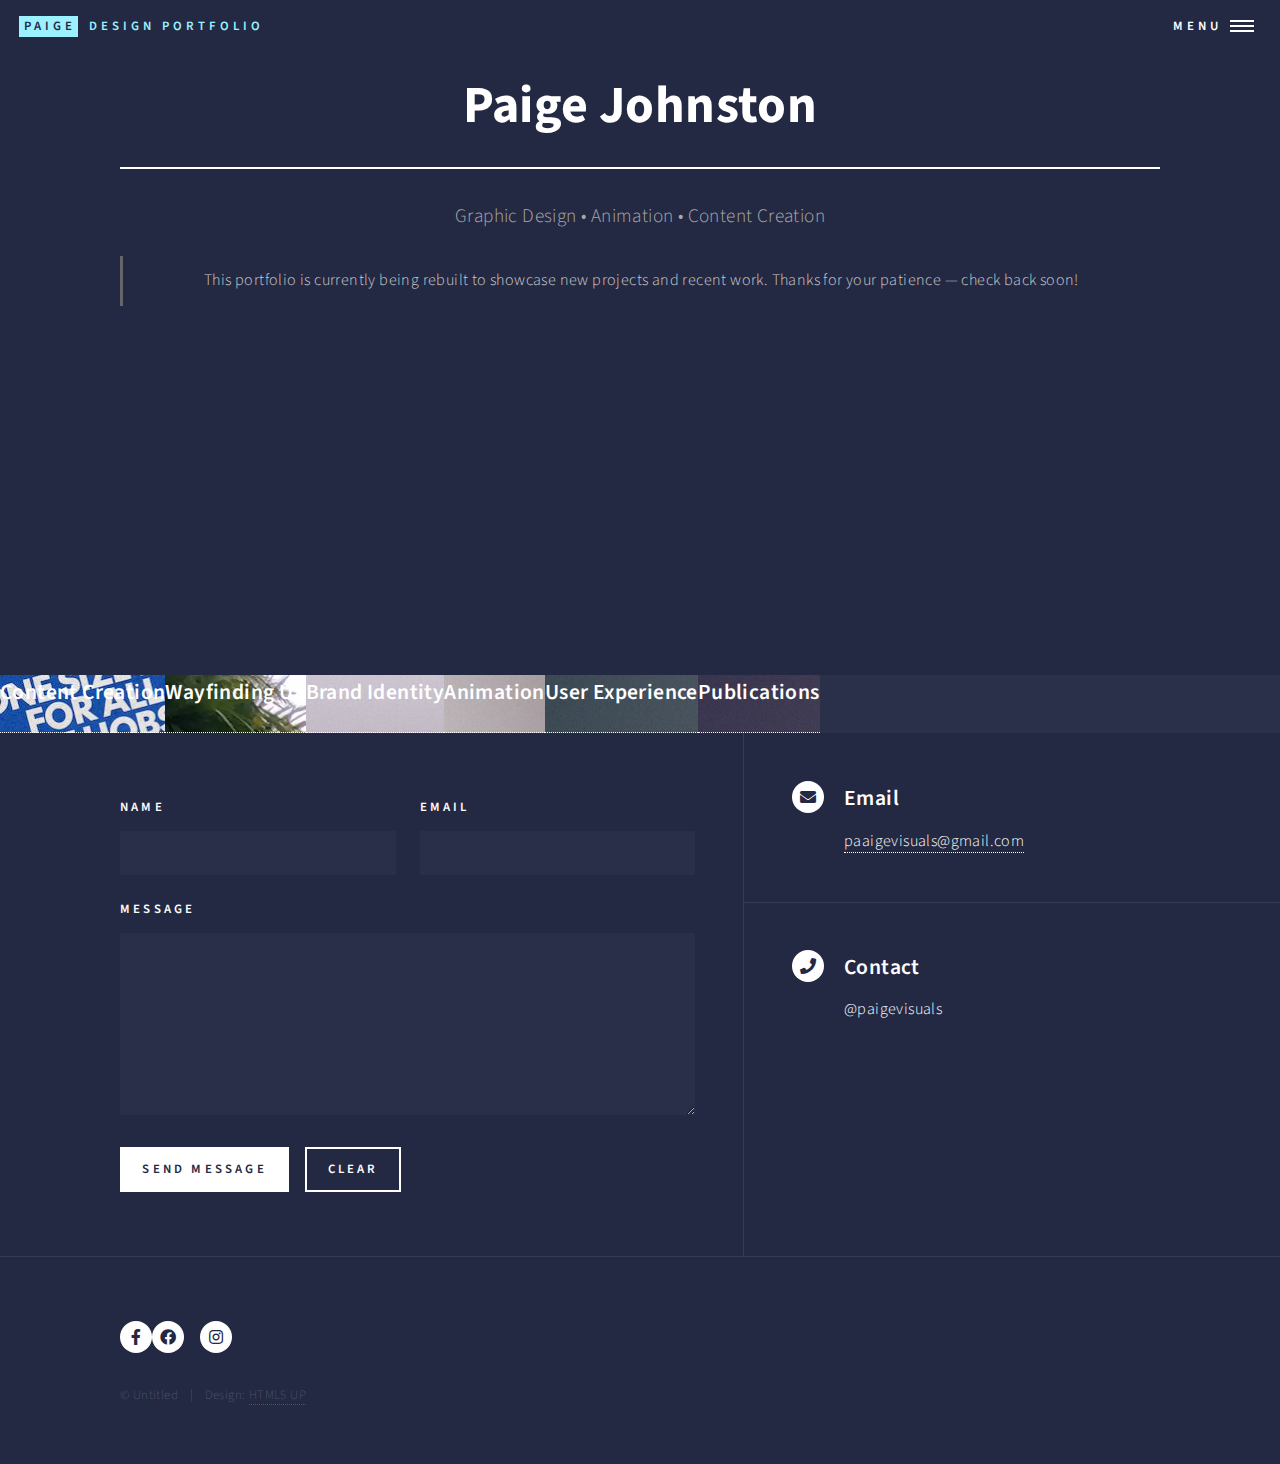
<file: index.html>
<!DOCTYPE HTML>
<!--
	Forty by HTML5 UP
	html5up.net | @ajlkn
	Free for personal and commercial use under the CCA 3.0 license (html5up.net/license)
-->
<html>
	<head>
		<style>
  /* Force disable animations & overlays */
  #banner,
  #banner .inner,
  .major,
  .tagline,
  .rebuild-note {
    opacity: 1 !important;
    transform: none !important;
    filter: none !important;
    transition: none !important;
  }

  /* Strip all default backgrounds and boxes */
  #banner.major {
    background: none !important;
    box-shadow: none !important;
    padding: 4rem 1rem 2rem 1rem;
    text-align: center;
    display: block !important;
    border: none !important;
  }

  #banner .inner {
    max-width: 800px;
    margin: 0 auto;
    background: none !important;
  }

  .main-heading {
    font-size: 2.5rem;
    color: white;
    font-weight: 700;
    margin-bottom: 1rem;
    background: none !important;
  }

  .tagline {
    font-size: 1.2rem;
    color: #aaa;
    margin-bottom: 1.5rem;
    background: none !important;
  }

  .rebuild-note p {
    padding: 0.75rem 1rem;
    font-size: 1rem;
    color: #ccc;
    line-height: 1.6;
    background: none !important;
    border-left: 3px solid #666;
  }
</style>




		<title>Paige Johnston</title>
		<meta charset="utf-8" />
		<meta name="viewport" content="width=device-width, initial-scale=1, user-scalable=no" />
		<link href="https://fonts.googleapis.com/css2?family=Sigmar&display=swap" rel="stylesheet">

		<link rel="stylesheet" href="assets/css/main.css" />
		<noscript><link rel="stylesheet" href="assets/css/noscript.css" /></noscript>
		
		<!-- Google Fonts -->
		<link href="https://fonts.googleapis.com/css2?family=Anton&display=swap" rel="stylesheet">
		<link href="https://fonts.googleapis.com/css2?family=Open+Sans&display=swap" rel="stylesheet">
	</head>

	<body>

		<!-- Wrapper -->
			<div id="wrapper">

				<!-- Header -->
					<header id="header" class="alt">
						<a href="index.html" class="logo"><strong>Paige</strong> <span>Design Portfolio</span></a>
						<nav>
							<a href="#menu">Menu</a>
						</nav>
					</header>

				<!-- Menu -->
					<nav id="menu">
						<ul class="links">
							<li><a href="index.html">Home</a></li>
							<li><a href="landing.html">Landing</a></li>
							<li><a href="generic.html">Generic</a></li>
							 <li><a href="elements.html">Elements</a></li> 
						</ul>
						<ul class="actions stacked">
							<li><a href="#" class="button primary fit">Get Started</a></li>
							<li><a href="#" class="button fit">Log In</a></li>
						</ul>
					</nav>

				<!-- Banner -->
					<!-- Banner -->
<section id="banner" class="major">
  <div class="inner">
    <header class="major left-align">
      <h1 class="main-heading">Paige Johnston</h1>
    </header>
    <p class="tagline">Graphic Design • Animation • Content Creation</p>
    <div class="rebuild-note">
      <p>This portfolio is currently being rebuilt to showcase new projects and recent work. Thanks for your patience — check back soon!</p>
    </div>
  </div>
</section>





				<!-- Main -->
					<div id="main">

						<!-- One -->
							<section class="tiles">

  <a href="landing.html" class="tile" style="background-image: url(images/social-media-cover-image.jpg)">
    <header>
      <h3>Content Creation</h3>
    </header>
  </a>

  <a href="wayfinding-ux.html" class="tile" style="background-image: url(images/sheepworld-sign-1.webp)">
    <header>
      <h3>Wayfinding UX</h3>
    </header>
  </a>

  <a href="landing.html" class="tile" style="background-image: url(images/pic03.jpg)">
    <header>
      <h3>Brand Identity</h3>
    </header>
  </a>

  <a href="landing.html" class="tile" style="background-image: url(images/pic04.jpg)">
    <header>
      <h3>Animation</h3>
    </header>
  </a>

  <a href="landing.html" class="tile" style="background-image: url(images/pic05.jpg)">
    <header>
      <h3>User Experience</h3>
    </header>
  </a>

  <a href="landing.html" class="tile" style="background-image: url(images/pic06.jpg)">
    <header>
      <h3>Publications</h3>
    </header>
  </a>

</section>


					</div>

				<!-- Contact -->
					<section id="contact">
						<div class="inner">
							<section>
								<form method="post" action="#">
									<div class="fields">
										<div class="field half">
											<label for="name">Name</label>
											<input type="text" name="name" id="name" />
										</div>
										<div class="field half">
											<label for="email">Email</label>
											<input type="text" name="email" id="email" />
										</div>
										<div class="field">
											<label for="message">Message</label>
											<textarea name="message" id="message" rows="6"></textarea>
										</div>
									</div>
									<ul class="actions">
										<li><input type="submit" value="Send Message" class="primary" /></li>
										<li><input type="reset" value="Clear" /></li>
									</ul>
								</form>
							</section>
							<section class="split">
								<section>
									<div class="contact-method">
										<span class="icon solid alt fa-envelope"></span>
										<h3>Email</h3>
										<a href="#">paaigevisuals@gmail.com</a>
									</div>
								</section>
								<section>
									<div class="contact-method">
										<span class="icon solid alt fa-phone"></span>
										<h3>Contact</h3>
										<span>@paigevisuals</span>
									</div>
								</section>
							</section>
						</div>
					</section>

				<!-- Footer -->
					<footer id="footer">
						<div class="inner">
							<ul class="icons">
								<li><a href="https://www.facebook.com/paaige.visuals" class="icon brands alt fa-facebook-f"><span class="icon brands alt fa-facebook" target="_blank" rel="noopener noreferrer"><span class="label">Facebook</span></a>
								<li><a href="https://www.instagram.com/paige.visuals/" class="icon brands alt fa-instagram" target="_blank" rel="noopener noreferrer"><span class="label">Instagram</span></a>
								<li><a href="https://www.linkedin.com/in/paige-johnston-0623231b4/" class="icon brands alt fa-linked-in" target="_blank" rel="noopener noreferrer"><span class="label">Linked In</span></a>
							</ul>
							<ul class="copyright">
								<li>&copy; Untitled</li><li>Design: <a href="https://html5up.net">HTML5 UP</a></li>
							</ul>
						</div>
					</footer>

			</div>

		<!-- Scripts -->
			<script src="assets/js/jquery.min.js"></script>
			<script src="assets/js/jquery.scrolly.min.js"></script>
			<script src="assets/js/jquery.scrollex.min.js"></script>
			<script src="assets/js/browser.min.js"></script>
			<script src="assets/js/breakpoints.min.js"></script>
			<script src="assets/js/util.js"></script>
			<script src="assets/js/main.js"></script>

	</body>
</html>
</file>
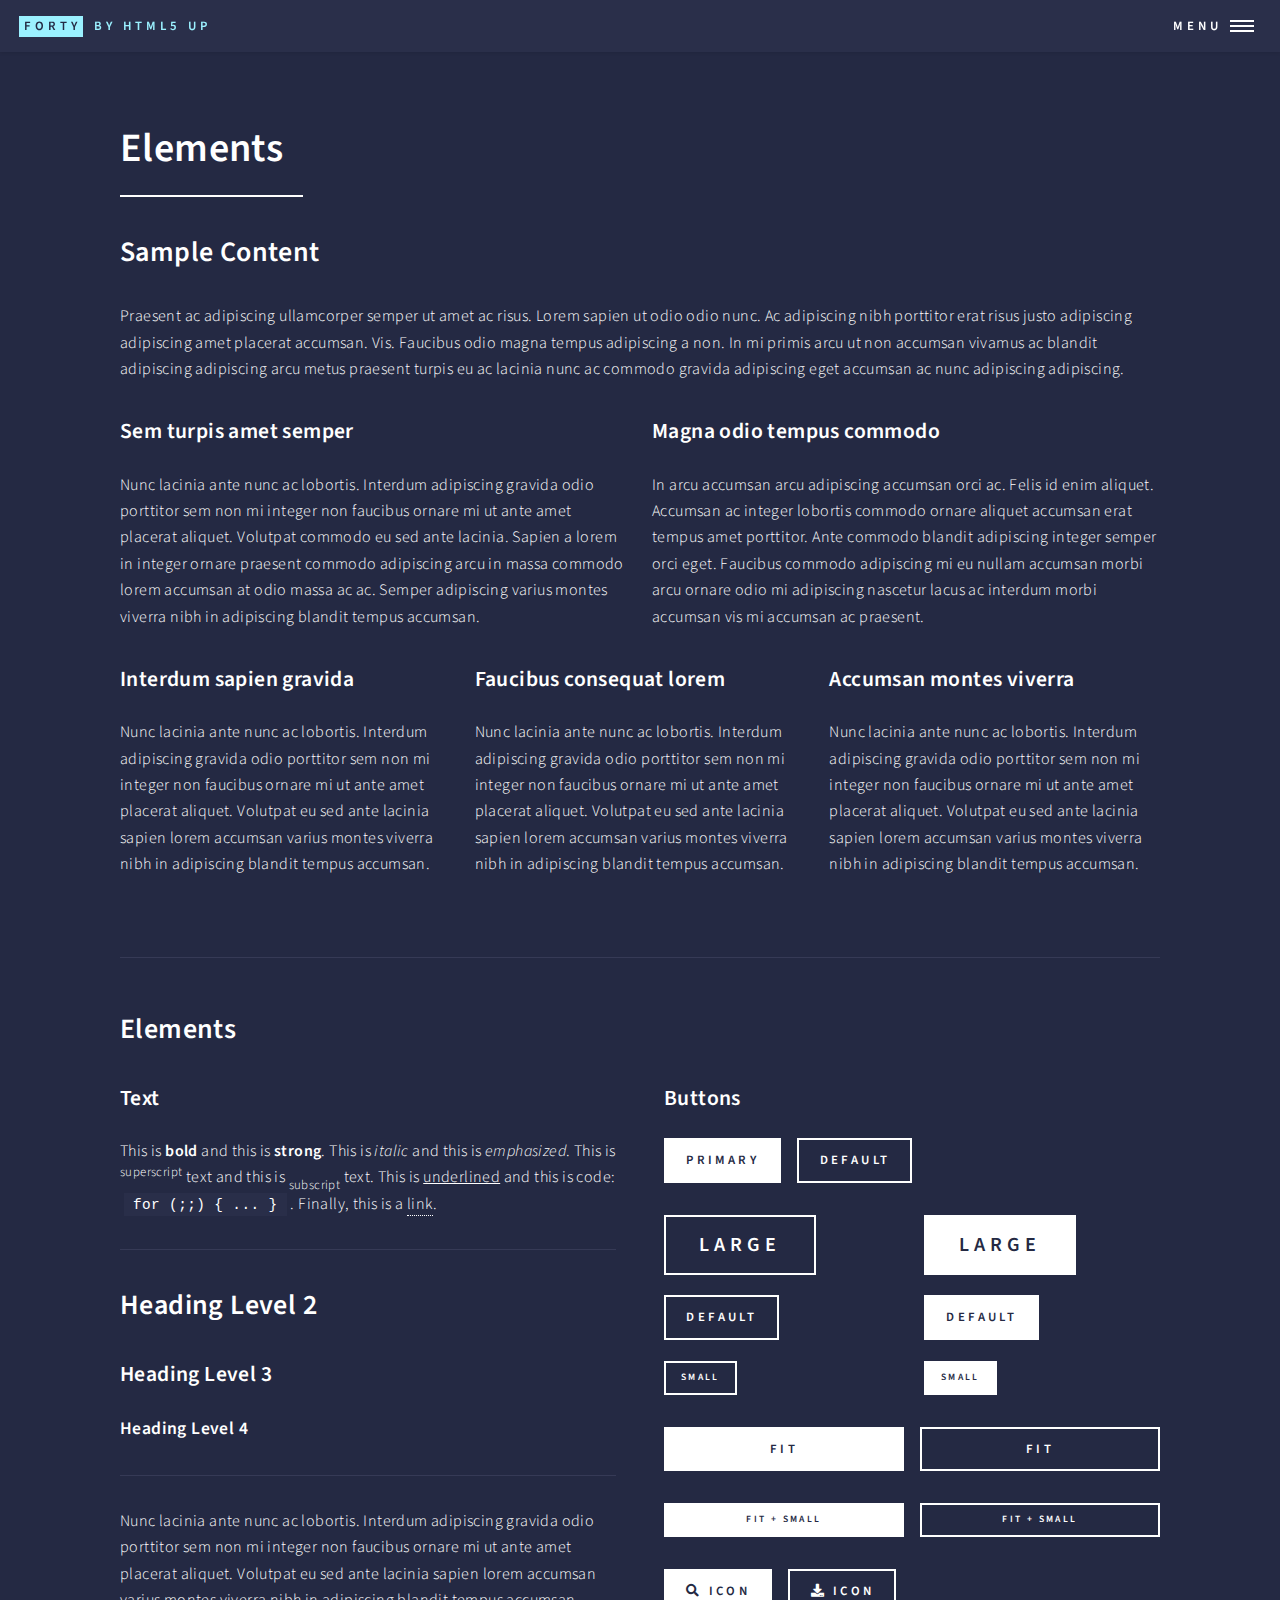
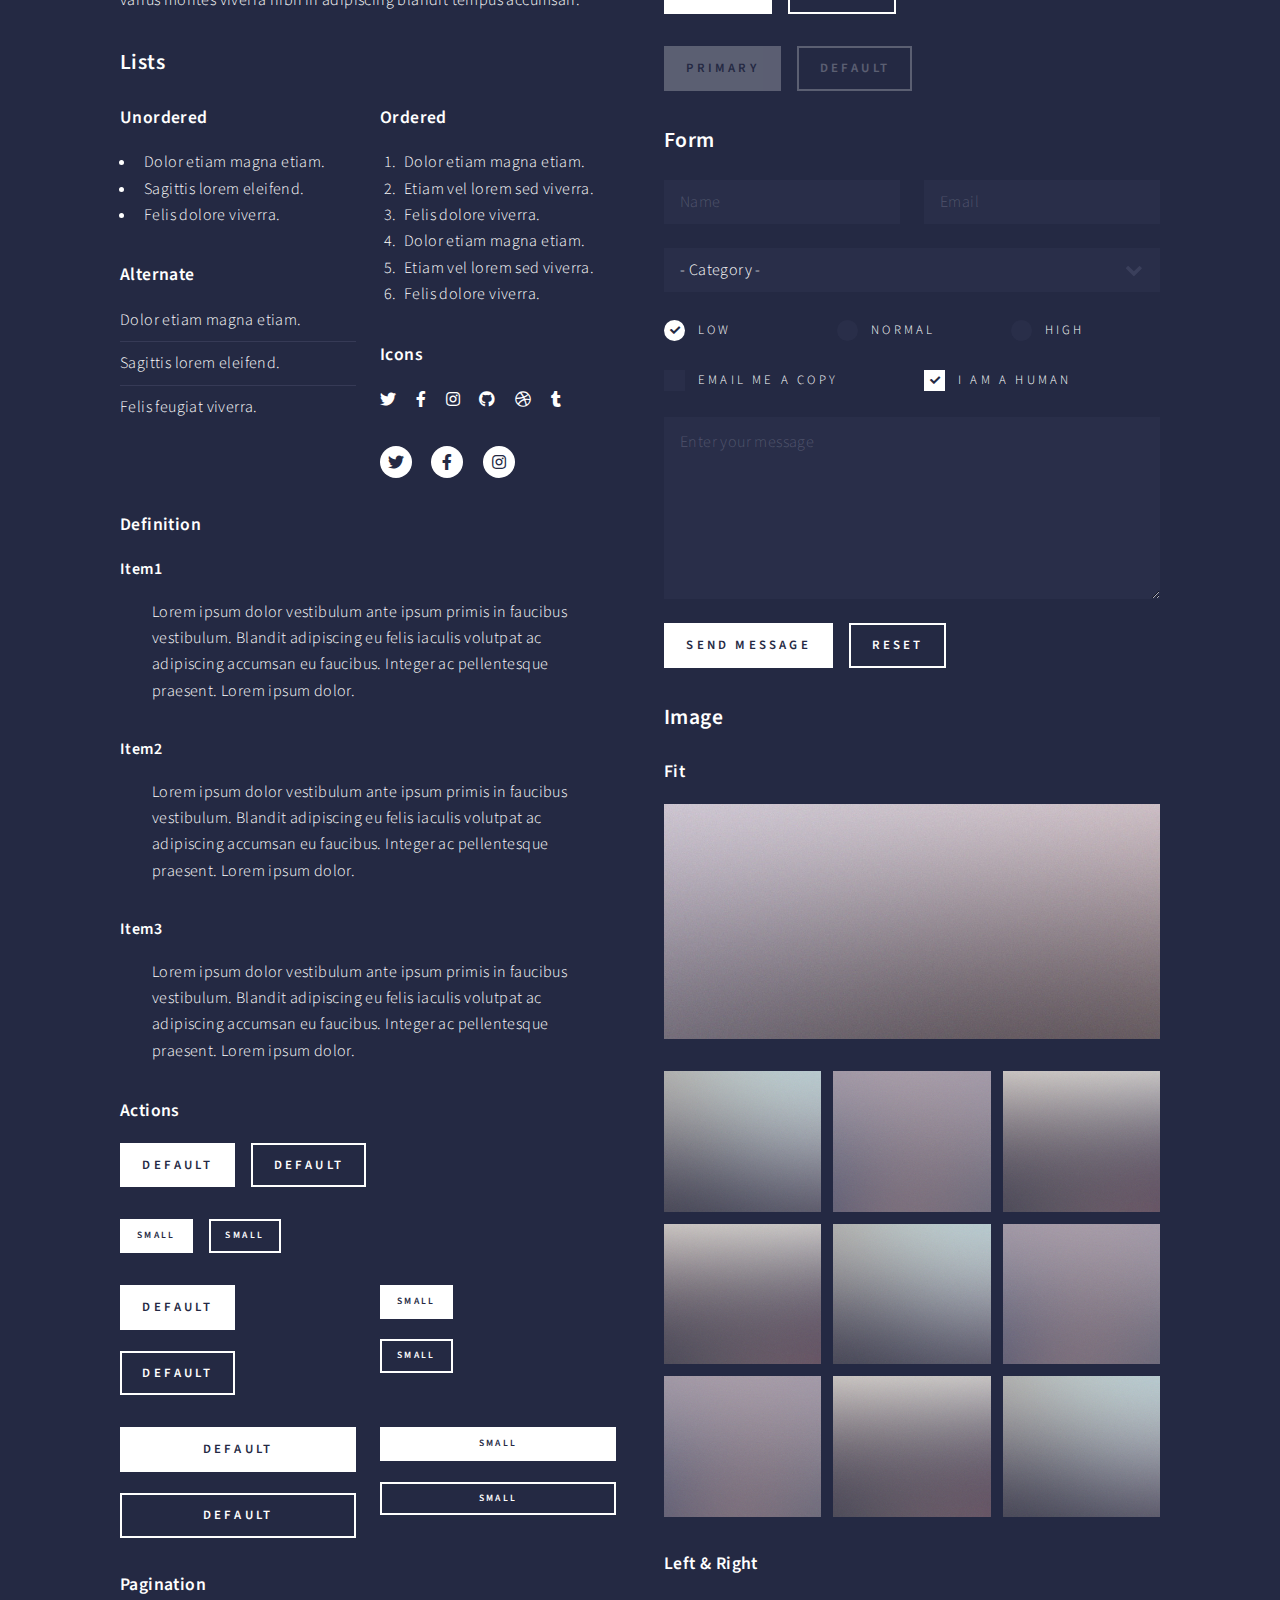
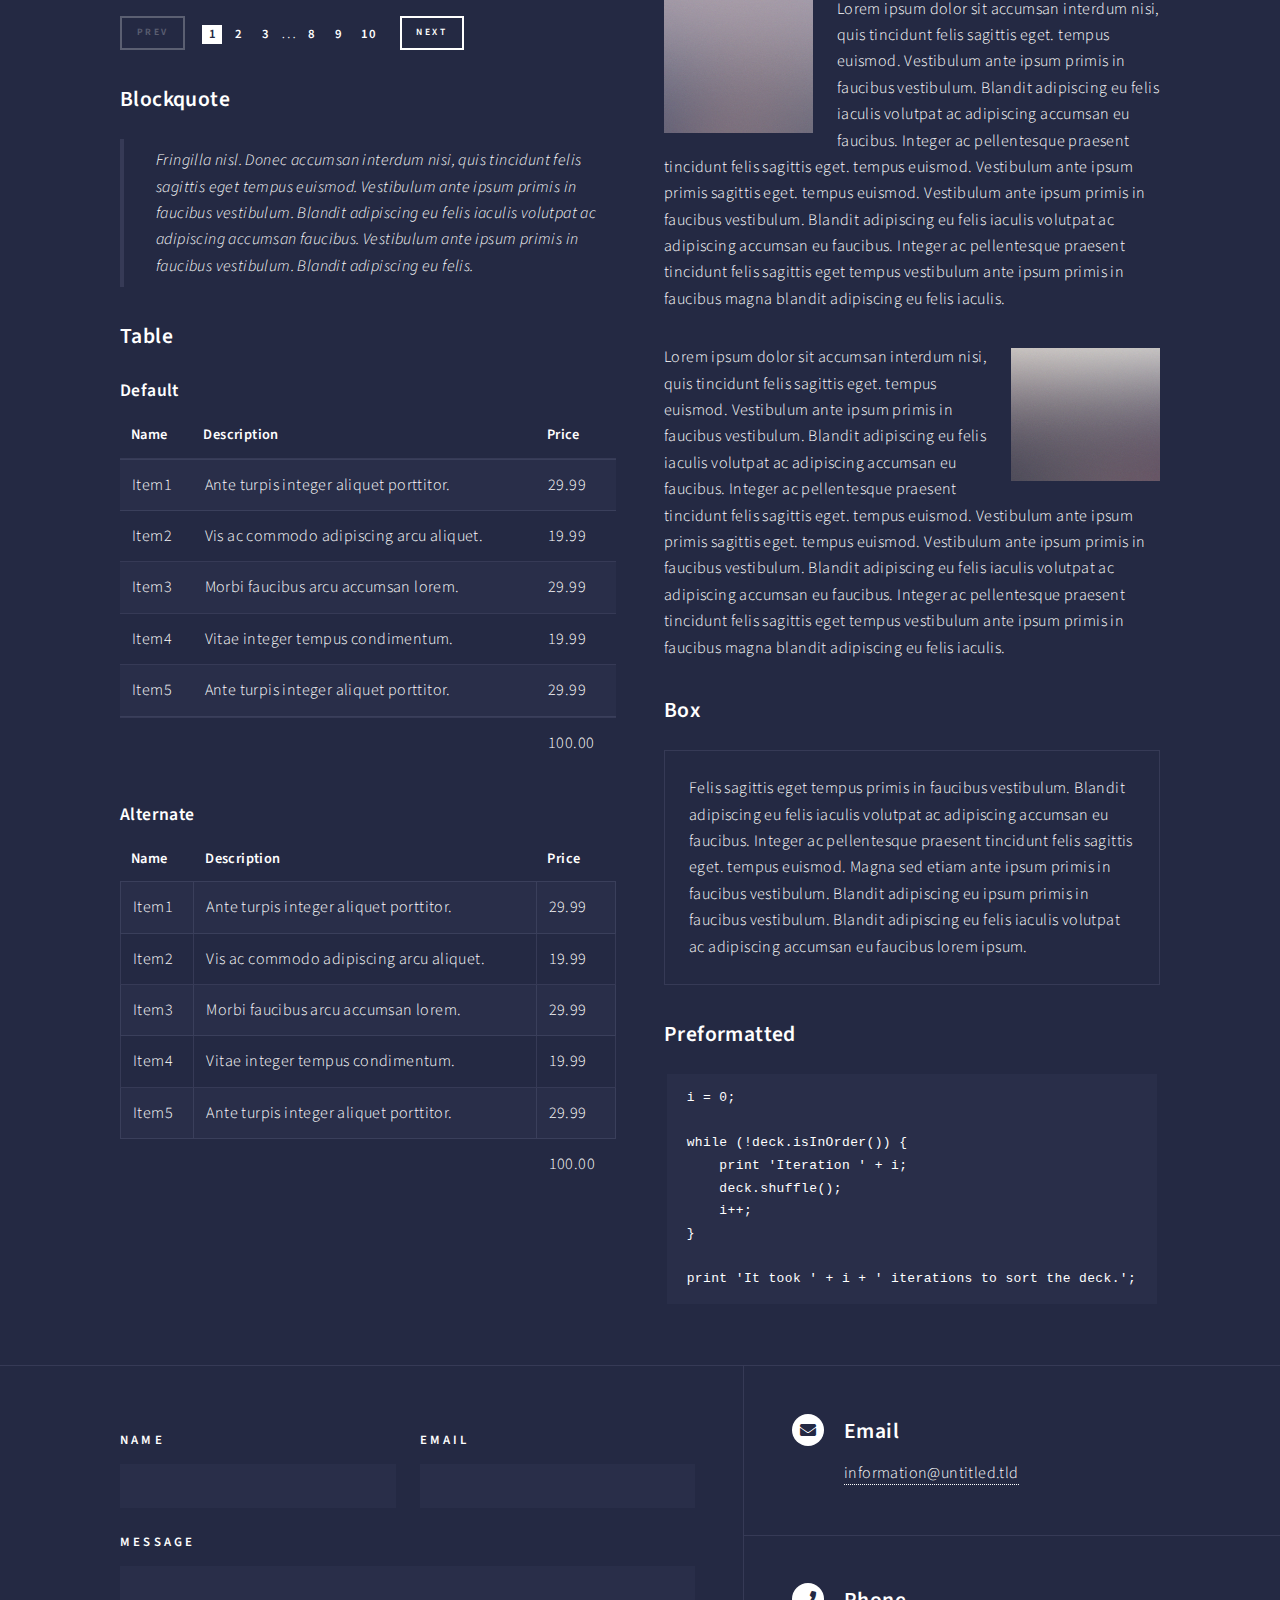
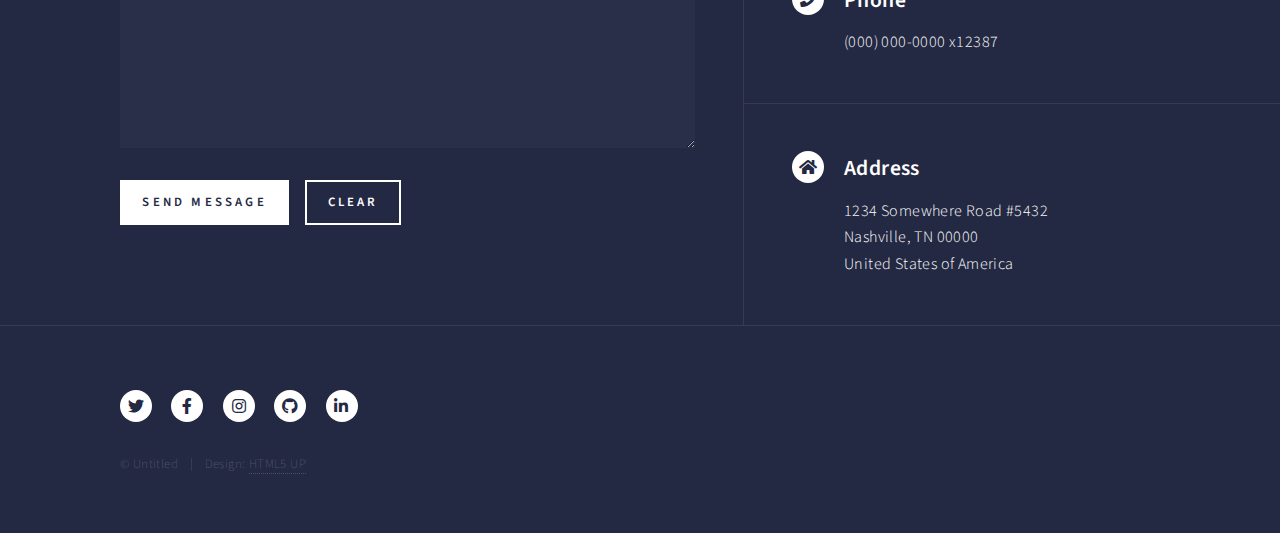
<file: elements.html>
<!DOCTYPE HTML>
<!--
	Forty by HTML5 UP
	html5up.net | @ajlkn
	Free for personal and commercial use under the CCA 3.0 license (html5up.net/license)
-->
<html>
	<head>
		<title>Elements - Forty by HTML5 UP</title>
		<meta charset="utf-8" />
		<meta name="viewport" content="width=device-width, initial-scale=1, user-scalable=no" />
		<link rel="stylesheet" href="assets/css/main.css" />
		<noscript><link rel="stylesheet" href="assets/css/noscript.css" /></noscript>
	</head>
	<body class="is-preload">

		<!-- Wrapper -->
			<div id="wrapper">

				<!-- Header -->
					<header id="header">
						<a href="index.html" class="logo"><strong>Forty</strong> <span>by HTML5 UP</span></a>
						<nav>
							<a href="#menu">Menu</a>
						</nav>
					</header>

				<!-- Menu -->
					<nav id="menu">
						<ul class="links">
							<li><a href="index.html">Home</a></li>
							<li><a href="landing.html">Landing</a></li>
							<li><a href="generic.html">Generic</a></li>
							<li><a href="elements.html">Elements</a></li>
						</ul>
						<ul class="actions stacked">
							<li><a href="#" class="button primary fit">Get Started</a></li>
							<li><a href="#" class="button fit">Log In</a></li>
						</ul>
					</nav>

				<!-- Main -->
					<div id="main" class="alt">

						<!-- One -->
							<section id="one">
								<div class="inner">
									<header class="major">
										<h1>Elements</h1>
									</header>

									<!-- Content -->
										<h2 id="content">Sample Content</h2>
										<p>Praesent ac adipiscing ullamcorper semper ut amet ac risus. Lorem sapien ut odio odio nunc. Ac adipiscing nibh porttitor erat risus justo adipiscing adipiscing amet placerat accumsan. Vis. Faucibus odio magna tempus adipiscing a non. In mi primis arcu ut non accumsan vivamus ac blandit adipiscing adipiscing arcu metus praesent turpis eu ac lacinia nunc ac commodo gravida adipiscing eget accumsan ac nunc adipiscing adipiscing.</p>
										<div class="row">
											<div class="col-6 col-12-small">
												<h3>Sem turpis amet semper</h3>
												<p>Nunc lacinia ante nunc ac lobortis. Interdum adipiscing gravida odio porttitor sem non mi integer non faucibus ornare mi ut ante amet placerat aliquet. Volutpat commodo eu sed ante lacinia. Sapien a lorem in integer ornare praesent commodo adipiscing arcu in massa commodo lorem accumsan at odio massa ac ac. Semper adipiscing varius montes viverra nibh in adipiscing blandit tempus accumsan.</p>
											</div>
											<div class="col-6 col-12-small">
												<h3>Magna odio tempus commodo</h3>
												<p>In arcu accumsan arcu adipiscing accumsan orci ac. Felis id enim aliquet. Accumsan ac integer lobortis commodo ornare aliquet accumsan erat tempus amet porttitor. Ante commodo blandit adipiscing integer semper orci eget. Faucibus commodo adipiscing mi eu nullam accumsan morbi arcu ornare odio mi adipiscing nascetur lacus ac interdum morbi accumsan vis mi accumsan ac praesent.</p>
											</div>
											<!-- Break -->
											<div class="col-4 col-12-medium">
												<h3>Interdum sapien gravida</h3>
												<p>Nunc lacinia ante nunc ac lobortis. Interdum adipiscing gravida odio porttitor sem non mi integer non faucibus ornare mi ut ante amet placerat aliquet. Volutpat eu sed ante lacinia sapien lorem accumsan varius montes viverra nibh in adipiscing blandit tempus accumsan.</p>
											</div>
											<div class="col-4 col-12-medium">
												<h3>Faucibus consequat lorem</h3>
												<p>Nunc lacinia ante nunc ac lobortis. Interdum adipiscing gravida odio porttitor sem non mi integer non faucibus ornare mi ut ante amet placerat aliquet. Volutpat eu sed ante lacinia sapien lorem accumsan varius montes viverra nibh in adipiscing blandit tempus accumsan.</p>
											</div>
											<div class="col-4 col-12-medium">
												<h3>Accumsan montes viverra</h3>
												<p>Nunc lacinia ante nunc ac lobortis. Interdum adipiscing gravida odio porttitor sem non mi integer non faucibus ornare mi ut ante amet placerat aliquet. Volutpat eu sed ante lacinia sapien lorem accumsan varius montes viverra nibh in adipiscing blandit tempus accumsan.</p>
											</div>
										</div>

									<hr class="major" />

									<!-- Elements -->
										<h2 id="elements">Elements</h2>
										<div class="row gtr-200">
											<div class="col-6 col-12-medium">

												<!-- Text stuff -->
													<h3>Text</h3>
													<p>This is <b>bold</b> and this is <strong>strong</strong>. This is <i>italic</i> and this is <em>emphasized</em>.
													This is <sup>superscript</sup> text and this is <sub>subscript</sub> text.
													This is <u>underlined</u> and this is code: <code>for (;;) { ... }</code>.
													Finally, this is a <a href="#">link</a>.</p>
													<hr />
													<h2>Heading Level 2</h2>
													<h3>Heading Level 3</h3>
													<h4>Heading Level 4</h4>
													<hr />
													<p>Nunc lacinia ante nunc ac lobortis. Interdum adipiscing gravida odio porttitor sem non mi integer non faucibus ornare mi ut ante amet placerat aliquet. Volutpat eu sed ante lacinia sapien lorem accumsan varius montes viverra nibh in adipiscing blandit tempus accumsan.</p>

												<!-- Lists -->
													<h3>Lists</h3>
													<div class="row">
														<div class="col-6 col-12-small">

															<h4>Unordered</h4>
															<ul>
																<li>Dolor etiam magna etiam.</li>
																<li>Sagittis lorem eleifend.</li>
																<li>Felis dolore viverra.</li>
															</ul>

															<h4>Alternate</h4>
															<ul class="alt">
																<li>Dolor etiam magna etiam.</li>
																<li>Sagittis lorem eleifend.</li>
																<li>Felis feugiat viverra.</li>
															</ul>

														</div>
														<div class="col-6 col-12-small">

															<h4>Ordered</h4>
															<ol>
																<li>Dolor etiam magna etiam.</li>
																<li>Etiam vel lorem sed viverra.</li>
																<li>Felis dolore viverra.</li>
																<li>Dolor etiam magna etiam.</li>
																<li>Etiam vel lorem sed viverra.</li>
																<li>Felis dolore viverra.</li>
															</ol>

															<h4>Icons</h4>
															<ul class="icons">
																<li><a href="#" class="icon brands fa-twitter"><span class="label">Twitter</span></a></li>
																<li><a href="#" class="icon brands fa-facebook-f"><span class="label">Facebook</span></a></li>
																<li><a href="#" class="icon brands fa-instagram"><span class="label">Instagram</span></a></li>
																<li><a href="#" class="icon brands fa-github"><span class="label">Github</span></a></li>
																<li><a href="#" class="icon brands fa-dribbble"><span class="label">Dribbble</span></a></li>
																<li><a href="#" class="icon brands fa-tumblr"><span class="label">Tumblr</span></a></li>
															</ul>
															<ul class="icons">
																<li><a href="#" class="icon brands alt fa-twitter"><span class="label">Twitter</span></a></li>
																<li><a href="#" class="icon brands alt fa-facebook-f"><span class="label">Facebook</span></a></li>
																<li><a href="#" class="icon brands alt fa-instagram"><span class="label">Instagram</span></a></li>
															</ul>

														</div>
													</div>
													<h4>Definition</h4>
													<dl>
														<dt>Item1</dt>
														<dd>
															<p>Lorem ipsum dolor vestibulum ante ipsum primis in faucibus vestibulum. Blandit adipiscing eu felis iaculis volutpat ac adipiscing accumsan eu faucibus. Integer ac pellentesque praesent. Lorem ipsum dolor.</p>
														</dd>
														<dt>Item2</dt>
														<dd>
															<p>Lorem ipsum dolor vestibulum ante ipsum primis in faucibus vestibulum. Blandit adipiscing eu felis iaculis volutpat ac adipiscing accumsan eu faucibus. Integer ac pellentesque praesent. Lorem ipsum dolor.</p>
														</dd>
														<dt>Item3</dt>
														<dd>
															<p>Lorem ipsum dolor vestibulum ante ipsum primis in faucibus vestibulum. Blandit adipiscing eu felis iaculis volutpat ac adipiscing accumsan eu faucibus. Integer ac pellentesque praesent. Lorem ipsum dolor.</p>
														</dd>
													</dl>

													<h4>Actions</h4>
													<ul class="actions">
														<li><a href="#" class="button primary">Default</a></li>
														<li><a href="#" class="button">Default</a></li>
													</ul>
													<ul class="actions small">
														<li><a href="#" class="button primary small">Small</a></li>
														<li><a href="#" class="button small">Small</a></li>
													</ul>
													<div class="row">
														<div class="col-6 col-12-small">
															<ul class="actions stacked">
																<li><a href="#" class="button primary">Default</a></li>
																<li><a href="#" class="button">Default</a></li>
															</ul>
														</div>
														<div class="col-6 col-12-small">
															<ul class="actions stacked">
																<li><a href="#" class="button primary small">Small</a></li>
																<li><a href="#" class="button small">Small</a></li>
															</ul>
														</div>
														<div class="col-6 col-12-small">
															<ul class="actions stacked">
																<li><a href="#" class="button primary fit">Default</a></li>
																<li><a href="#" class="button fit">Default</a></li>
															</ul>
														</div>
														<div class="col-6 col-12-small">
															<ul class="actions stacked">
																<li><a href="#" class="button primary small fit">Small</a></li>
																<li><a href="#" class="button small fit">Small</a></li>
															</ul>
														</div>
													</div>

													<h4>Pagination</h4>
													<ul class="pagination">
														<li><span class="button small disabled">Prev</span></li>
														<li><a href="#" class="page active">1</a></li>
														<li><a href="#" class="page">2</a></li>
														<li><a href="#" class="page">3</a></li>
														<li><span>&hellip;</span></li>
														<li><a href="#" class="page">8</a></li>
														<li><a href="#" class="page">9</a></li>
														<li><a href="#" class="page">10</a></li>
														<li><a href="#" class="button small">Next</a></li>
													</ul>

												<!-- Blockquote -->
													<h3>Blockquote</h3>
													<blockquote>Fringilla nisl. Donec accumsan interdum nisi, quis tincidunt felis sagittis eget tempus euismod. Vestibulum ante ipsum primis in faucibus vestibulum. Blandit adipiscing eu felis iaculis volutpat ac adipiscing accumsan faucibus. Vestibulum ante ipsum primis in faucibus vestibulum. Blandit adipiscing eu felis.</blockquote>

												<!-- Table -->
													<h3>Table</h3>

													<h4>Default</h4>
													<div class="table-wrapper">
														<table>
															<thead>
																<tr>
																	<th>Name</th>
																	<th>Description</th>
																	<th>Price</th>
																</tr>
															</thead>
															<tbody>
																<tr>
																	<td>Item1</td>
																	<td>Ante turpis integer aliquet porttitor.</td>
																	<td>29.99</td>
																</tr>
																<tr>
																	<td>Item2</td>
																	<td>Vis ac commodo adipiscing arcu aliquet.</td>
																	<td>19.99</td>
																</tr>
																<tr>
																	<td>Item3</td>
																	<td> Morbi faucibus arcu accumsan lorem.</td>
																	<td>29.99</td>
																</tr>
																<tr>
																	<td>Item4</td>
																	<td>Vitae integer tempus condimentum.</td>
																	<td>19.99</td>
																</tr>
																<tr>
																	<td>Item5</td>
																	<td>Ante turpis integer aliquet porttitor.</td>
																	<td>29.99</td>
																</tr>
															</tbody>
															<tfoot>
																<tr>
																	<td colspan="2"></td>
																	<td>100.00</td>
																</tr>
															</tfoot>
														</table>
													</div>

													<h4>Alternate</h4>
													<div class="table-wrapper">
														<table class="alt">
															<thead>
																<tr>
																	<th>Name</th>
																	<th>Description</th>
																	<th>Price</th>
																</tr>
															</thead>
															<tbody>
																<tr>
																	<td>Item1</td>
																	<td>Ante turpis integer aliquet porttitor.</td>
																	<td>29.99</td>
																</tr>
																<tr>
																	<td>Item2</td>
																	<td>Vis ac commodo adipiscing arcu aliquet.</td>
																	<td>19.99</td>
																</tr>
																<tr>
																	<td>Item3</td>
																	<td> Morbi faucibus arcu accumsan lorem.</td>
																	<td>29.99</td>
																</tr>
																<tr>
																	<td>Item4</td>
																	<td>Vitae integer tempus condimentum.</td>
																	<td>19.99</td>
																</tr>
																<tr>
																	<td>Item5</td>
																	<td>Ante turpis integer aliquet porttitor.</td>
																	<td>29.99</td>
																</tr>
															</tbody>
															<tfoot>
																<tr>
																	<td colspan="2"></td>
																	<td>100.00</td>
																</tr>
															</tfoot>
														</table>
													</div>

											</div>
											<div class="col-6 col-12-medium">

												<!-- Buttons -->
													<h3>Buttons</h3>
													<ul class="actions">
														<li><a href="#" class="button primary">Primary</a></li>
														<li><a href="#" class="button">Default</a></li>
													</ul>
													<div class="row">
														<div class="col-6 col-12-xsmall">
															<ul class="actions stacked">
																<li><a href="#" class="button large">Large</a></li>
																<li><a href="#" class="button">Default</a></li>
																<li><a href="#" class="button small">Small</a></li>
															</ul>
														</div>
														<div class="col-6 col-12-xsmall">
															<ul class="actions stacked">
																<li><a href="#" class="button primary large">Large</a></li>
																<li><a href="#" class="button primary">Default</a></li>
																<li><a href="#" class="button primary small">Small</a></li>
															</ul>
														</div>
													</div>
													<ul class="actions fit">
														<li><a href="#" class="button primary fit">Fit</a></li>
														<li><a href="#" class="button fit">Fit</a></li>
													</ul>
													<ul class="actions fit small">
														<li><a href="#" class="button primary fit small">Fit + Small</a></li>
														<li><a href="#" class="button fit small">Fit + Small</a></li>
													</ul>
													<ul class="actions">
														<li><a href="#" class="button primary icon solid fa-search">Icon</a></li>
														<li><a href="#" class="button icon solid fa-download">Icon</a></li>
													</ul>
													<ul class="actions">
														<li><span class="button primary disabled">Primary</span></li>
														<li><span class="button disabled">Default</span></li>
													</ul>

												<!-- Form -->
													<h3>Form</h3>

													<form method="post" action="#">
														<div class="row gtr-uniform">
															<div class="col-6 col-12-xsmall">
																<input type="text" name="demo-name" id="demo-name" value="" placeholder="Name" />
															</div>
															<div class="col-6 col-12-xsmall">
																<input type="email" name="demo-email" id="demo-email" value="" placeholder="Email" />
															</div>
															<!-- Break -->
															<div class="col-12">
																<select name="demo-category" id="demo-category">
																	<option value="">- Category -</option>
																	<option value="1">Manufacturing</option>
																	<option value="1">Shipping</option>
																	<option value="1">Administration</option>
																	<option value="1">Human Resources</option>
																</select>
															</div>
															<!-- Break -->
															<div class="col-4 col-12-small">
																<input type="radio" id="demo-priority-low" name="demo-priority" checked>
																<label for="demo-priority-low">Low</label>
															</div>
															<div class="col-4 col-12-small">
																<input type="radio" id="demo-priority-normal" name="demo-priority">
																<label for="demo-priority-normal">Normal</label>
															</div>
															<div class="col-4 col-12-small">
																<input type="radio" id="demo-priority-high" name="demo-priority">
																<label for="demo-priority-high">High</label>
															</div>
															<!-- Break -->
															<div class="col-6 col-12-small">
																<input type="checkbox" id="demo-copy" name="demo-copy">
																<label for="demo-copy">Email me a copy</label>
															</div>
															<div class="col-6 col-12-small">
																<input type="checkbox" id="demo-human" name="demo-human" checked>
																<label for="demo-human">I am a human</label>
															</div>
															<!-- Break -->
															<div class="col-12">
																<textarea name="demo-message" id="demo-message" placeholder="Enter your message" rows="6"></textarea>
															</div>
															<!-- Break -->
															<div class="col-12">
																<ul class="actions">
																	<li><input type="submit" value="Send Message" class="primary" /></li>
																	<li><input type="reset" value="Reset" /></li>
																</ul>
															</div>
														</div>
													</form>

												<!-- Image -->
													<h3>Image</h3>

													<h4>Fit</h4>
													<span class="image fit"><img src="images/pic03.jpg" alt="" /></span>
													<div class="box alt">
														<div class="row gtr-50 gtr-uniform">
															<div class="col-4"><span class="image fit"><img src="images/pic08.jpg" alt="" /></span></div>
															<div class="col-4"><span class="image fit"><img src="images/pic09.jpg" alt="" /></span></div>
															<div class="col-4"><span class="image fit"><img src="images/pic10.jpg" alt="" /></span></div>
															<!-- Break -->
															<div class="col-4"><span class="image fit"><img src="images/pic10.jpg" alt="" /></span></div>
															<div class="col-4"><span class="image fit"><img src="images/pic08.jpg" alt="" /></span></div>
															<div class="col-4"><span class="image fit"><img src="images/pic09.jpg" alt="" /></span></div>
															<!-- Break -->
															<div class="col-4"><span class="image fit"><img src="images/pic09.jpg" alt="" /></span></div>
															<div class="col-4"><span class="image fit"><img src="images/pic10.jpg" alt="" /></span></div>
															<div class="col-4"><span class="image fit"><img src="images/pic08.jpg" alt="" /></span></div>
														</div>
													</div>

													<h4>Left &amp; Right</h4>
													<p><span class="image left"><img src="images/pic09.jpg" alt="" /></span>Lorem ipsum dolor sit accumsan interdum nisi, quis tincidunt felis sagittis eget. tempus euismod. Vestibulum ante ipsum primis in faucibus vestibulum. Blandit adipiscing eu felis iaculis volutpat ac adipiscing accumsan eu faucibus. Integer ac pellentesque praesent tincidunt felis sagittis eget. tempus euismod. Vestibulum ante ipsum primis sagittis eget. tempus euismod. Vestibulum ante ipsum primis in faucibus vestibulum. Blandit adipiscing eu felis iaculis volutpat ac adipiscing accumsan eu faucibus. Integer ac pellentesque praesent tincidunt felis sagittis eget tempus vestibulum ante ipsum primis in faucibus magna blandit adipiscing eu felis iaculis.</p>
													<p><span class="image right"><img src="images/pic10.jpg" alt="" /></span>Lorem ipsum dolor sit accumsan interdum nisi, quis tincidunt felis sagittis eget. tempus euismod. Vestibulum ante ipsum primis in faucibus vestibulum. Blandit adipiscing eu felis iaculis volutpat ac adipiscing accumsan eu faucibus. Integer ac pellentesque praesent tincidunt felis sagittis eget. tempus euismod. Vestibulum ante ipsum primis sagittis eget. tempus euismod. Vestibulum ante ipsum primis in faucibus vestibulum. Blandit adipiscing eu felis iaculis volutpat ac adipiscing accumsan eu faucibus. Integer ac pellentesque praesent tincidunt felis sagittis eget tempus vestibulum ante ipsum primis in faucibus magna blandit adipiscing eu felis iaculis.</p>

												<!-- Box -->
													<h3>Box</h3>
													<div class="box">
														<p>Felis sagittis eget tempus primis in faucibus vestibulum. Blandit adipiscing eu felis iaculis volutpat ac adipiscing accumsan eu faucibus. Integer ac pellentesque praesent tincidunt felis sagittis eget. tempus euismod. Magna sed etiam ante ipsum primis in faucibus vestibulum. Blandit adipiscing eu ipsum primis in faucibus vestibulum. Blandit adipiscing eu felis iaculis volutpat ac adipiscing accumsan eu faucibus lorem ipsum.</p>
													</div>

												<!-- Preformatted Code -->
													<h3>Preformatted</h3>
													<pre><code>i = 0;

while (!deck.isInOrder()) {
    print 'Iteration ' + i;
    deck.shuffle();
    i++;
}

print 'It took ' + i + ' iterations to sort the deck.';
</code></pre>

											</div>
										</div>

								</div>
							</section>

					</div>

				<!-- Contact -->
					<section id="contact">
						<div class="inner">
							<section>
								<form method="post" action="#">
									<div class="fields">
										<div class="field half">
											<label for="name">Name</label>
											<input type="text" name="name" id="name" />
										</div>
										<div class="field half">
											<label for="email">Email</label>
											<input type="text" name="email" id="email" />
										</div>
										<div class="field">
											<label for="message">Message</label>
											<textarea name="message" id="message" rows="6"></textarea>
										</div>
									</div>
									<ul class="actions">
										<li><input type="submit" value="Send Message" class="primary" /></li>
										<li><input type="reset" value="Clear" /></li>
									</ul>
								</form>
							</section>
							<section class="split">
								<section>
									<div class="contact-method">
										<span class="icon solid alt fa-envelope"></span>
										<h3>Email</h3>
										<a href="#">information@untitled.tld</a>
									</div>
								</section>
								<section>
									<div class="contact-method">
										<span class="icon solid alt fa-phone"></span>
										<h3>Phone</h3>
										<span>(000) 000-0000 x12387</span>
									</div>
								</section>
								<section>
									<div class="contact-method">
										<span class="icon solid alt fa-home"></span>
										<h3>Address</h3>
										<span>1234 Somewhere Road #5432<br />
										Nashville, TN 00000<br />
										United States of America</span>
									</div>
								</section>
							</section>
						</div>
					</section>

				<!-- Footer -->
					<footer id="footer">
						<div class="inner">
							<ul class="icons">
								<li><a href="#" class="icon brands alt fa-twitter"><span class="label">Twitter</span></a></li>
								<li><a href="#" class="icon brands alt fa-facebook-f"><span class="label">Facebook</span></a></li>
								<li><a href="#" class="icon brands alt fa-instagram"><span class="label">Instagram</span></a></li>
								<li><a href="#" class="icon brands alt fa-github"><span class="label">GitHub</span></a></li>
								<li><a href="#" class="icon brands alt fa-linkedin-in"><span class="label">LinkedIn</span></a></li>
							</ul>
							<ul class="copyright">
								<li>&copy; Untitled</li><li>Design: <a href="https://html5up.net">HTML5 UP</a></li>
							</ul>
						</div>
					</footer>

			</div>

		<!-- Scripts -->
			<script src="assets/js/jquery.min.js"></script>
			<script src="assets/js/jquery.scrolly.min.js"></script>
			<script src="assets/js/jquery.scrollex.min.js"></script>
			<script src="assets/js/browser.min.js"></script>
			<script src="assets/js/breakpoints.min.js"></script>
			<script src="assets/js/util.js"></script>
			<script src="assets/js/main.js"></script>

	</body>
</html>
</file>
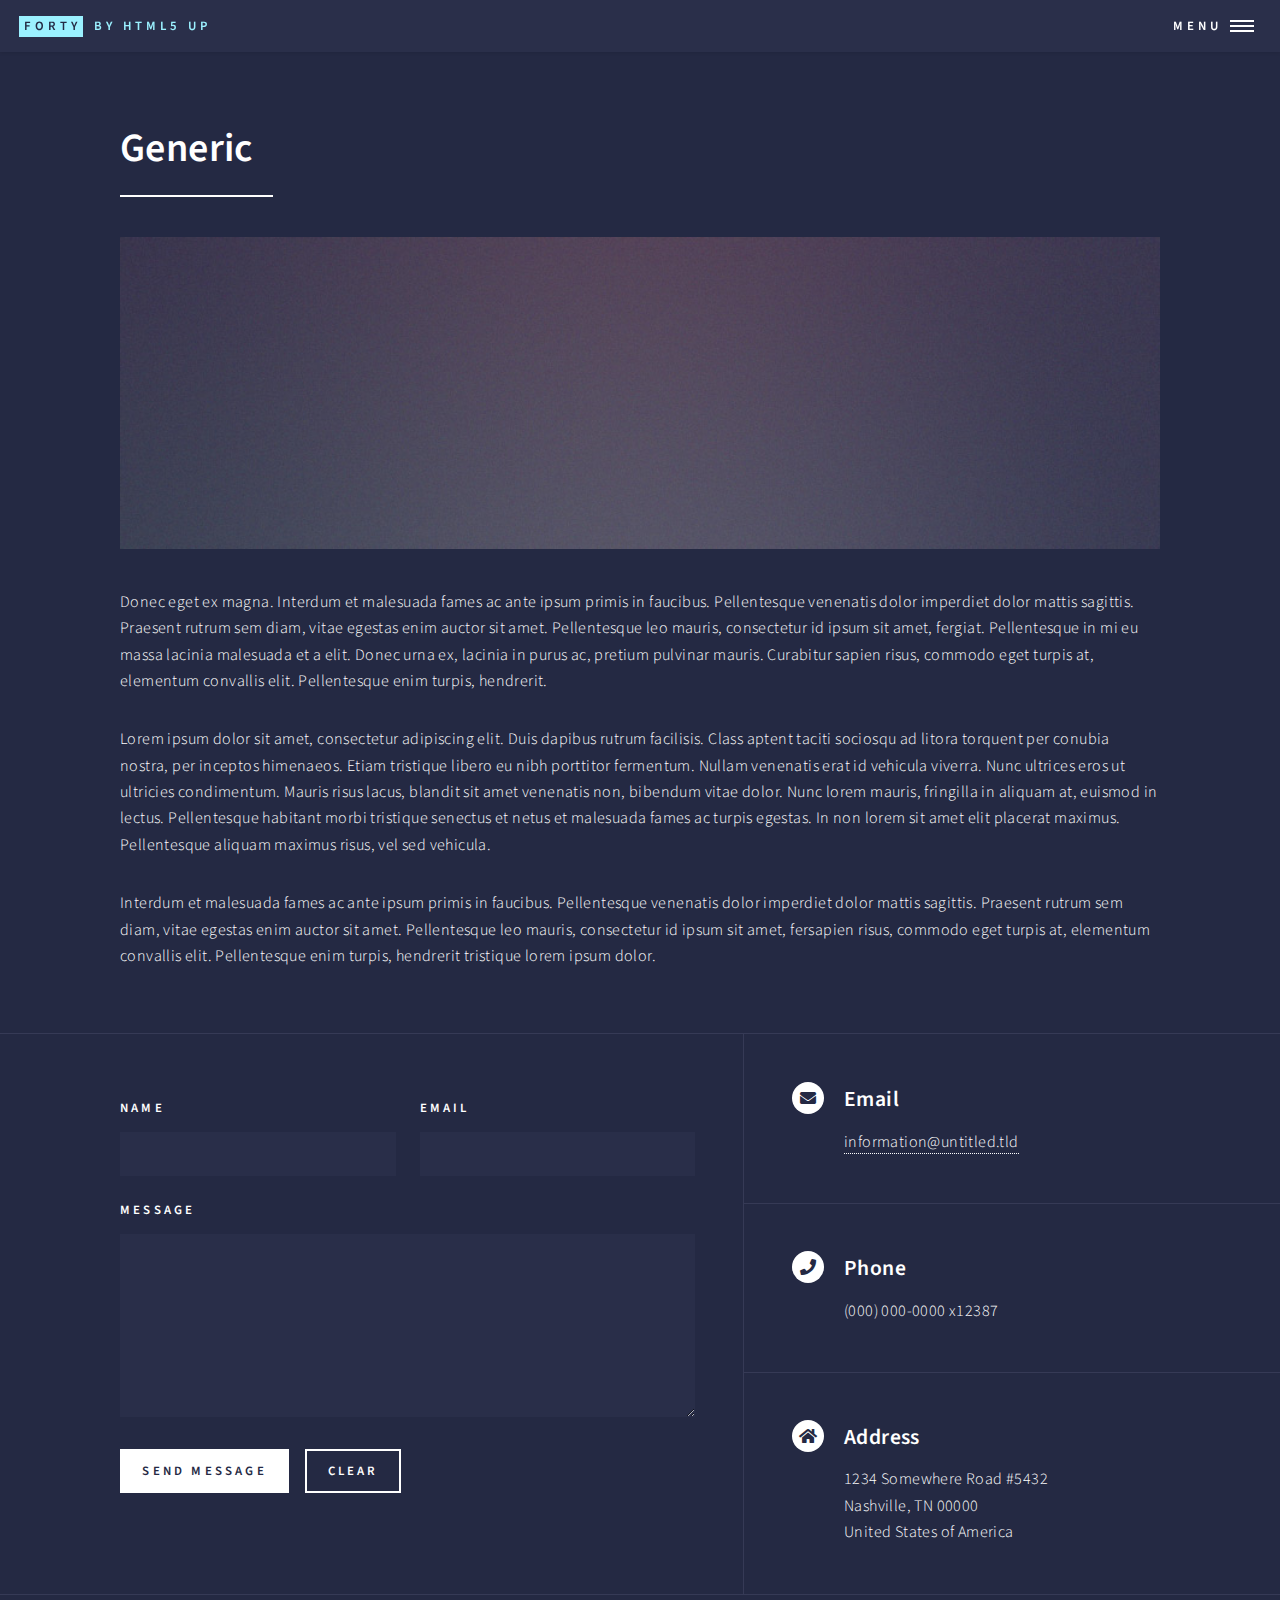
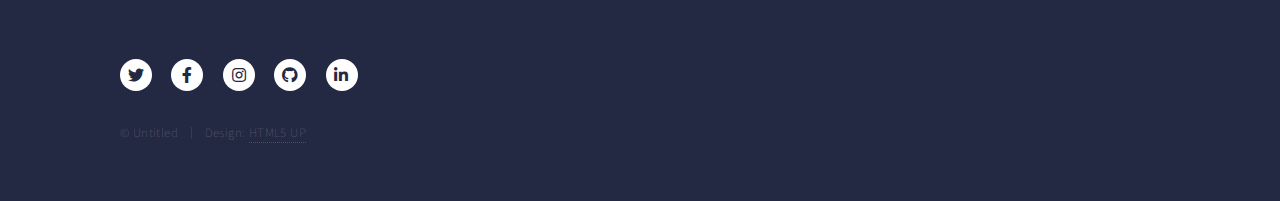
<file: generic.html>
<!DOCTYPE HTML>
<!--
	Forty by HTML5 UP
	html5up.net | @ajlkn
	Free for personal and commercial use under the CCA 3.0 license (html5up.net/license)
-->
<html>
	<head>
		<title>Generic - Forty by HTML5 UP</title>
		<meta charset="utf-8" />
		<meta name="viewport" content="width=device-width, initial-scale=1, user-scalable=no" />
		<link rel="stylesheet" href="assets/css/main.css" />
		<noscript><link rel="stylesheet" href="assets/css/noscript.css" /></noscript>
	</head>
	<body class="is-preload">

		<!-- Wrapper -->
			<div id="wrapper">

				<!-- Header -->
					<header id="header">
						<a href="index.html" class="logo"><strong>Forty</strong> <span>by HTML5 UP</span></a>
						<nav>
							<a href="#menu">Menu</a>
						</nav>
					</header>

				<!-- Menu -->
					<nav id="menu">
						<ul class="links">
							<li><a href="index.html">Home</a></li>
							<li><a href="landing.html">Landing</a></li>
							<li><a href="generic.html">Generic</a></li>
							<li><a href="elements.html">Elements</a></li>
						</ul>
						<ul class="actions stacked">
							<li><a href="#" class="button primary fit">Get Started</a></li>
							<li><a href="#" class="button fit">Log In</a></li>
						</ul>
					</nav>

				<!-- Main -->
					<div id="main" class="alt">

						<!-- One -->
							<section id="one">
								<div class="inner">
									<header class="major">
										<h1>Generic</h1>
									</header>
									<span class="image main"><img src="images/pic11.jpg" alt="" /></span>
									<p>Donec eget ex magna. Interdum et malesuada fames ac ante ipsum primis in faucibus. Pellentesque venenatis dolor imperdiet dolor mattis sagittis. Praesent rutrum sem diam, vitae egestas enim auctor sit amet. Pellentesque leo mauris, consectetur id ipsum sit amet, fergiat. Pellentesque in mi eu massa lacinia malesuada et a elit. Donec urna ex, lacinia in purus ac, pretium pulvinar mauris. Curabitur sapien risus, commodo eget turpis at, elementum convallis elit. Pellentesque enim turpis, hendrerit.</p>
									<p>Lorem ipsum dolor sit amet, consectetur adipiscing elit. Duis dapibus rutrum facilisis. Class aptent taciti sociosqu ad litora torquent per conubia nostra, per inceptos himenaeos. Etiam tristique libero eu nibh porttitor fermentum. Nullam venenatis erat id vehicula viverra. Nunc ultrices eros ut ultricies condimentum. Mauris risus lacus, blandit sit amet venenatis non, bibendum vitae dolor. Nunc lorem mauris, fringilla in aliquam at, euismod in lectus. Pellentesque habitant morbi tristique senectus et netus et malesuada fames ac turpis egestas. In non lorem sit amet elit placerat maximus. Pellentesque aliquam maximus risus, vel sed vehicula.</p>
									<p>Interdum et malesuada fames ac ante ipsum primis in faucibus. Pellentesque venenatis dolor imperdiet dolor mattis sagittis. Praesent rutrum sem diam, vitae egestas enim auctor sit amet. Pellentesque leo mauris, consectetur id ipsum sit amet, fersapien risus, commodo eget turpis at, elementum convallis elit. Pellentesque enim turpis, hendrerit tristique lorem ipsum dolor.</p>
								</div>
							</section>

					</div>

				<!-- Contact -->
					<section id="contact">
						<div class="inner">
							<section>
								<form method="post" action="#">
									<div class="fields">
										<div class="field half">
											<label for="name">Name</label>
											<input type="text" name="name" id="name" />
										</div>
										<div class="field half">
											<label for="email">Email</label>
											<input type="text" name="email" id="email" />
										</div>
										<div class="field">
											<label for="message">Message</label>
											<textarea name="message" id="message" rows="6"></textarea>
										</div>
									</div>
									<ul class="actions">
										<li><input type="submit" value="Send Message" class="primary" /></li>
										<li><input type="reset" value="Clear" /></li>
									</ul>
								</form>
							</section>
							<section class="split">
								<section>
									<div class="contact-method">
										<span class="icon solid alt fa-envelope"></span>
										<h3>Email</h3>
										<a href="#">information@untitled.tld</a>
									</div>
								</section>
								<section>
									<div class="contact-method">
										<span class="icon solid alt fa-phone"></span>
										<h3>Phone</h3>
										<span>(000) 000-0000 x12387</span>
									</div>
								</section>
								<section>
									<div class="contact-method">
										<span class="icon solid alt fa-home"></span>
										<h3>Address</h3>
										<span>1234 Somewhere Road #5432<br />
										Nashville, TN 00000<br />
										United States of America</span>
									</div>
								</section>
							</section>
						</div>
					</section>

				<!-- Footer -->
					<footer id="footer">
						<div class="inner">
							<ul class="icons">
								<li><a href="#" class="icon brands alt fa-twitter"><span class="label">Twitter</span></a></li>
								<li><a href="#" class="icon brands alt fa-facebook-f"><span class="label">Facebook</span></a></li>
								<li><a href="#" class="icon brands alt fa-instagram"><span class="label">Instagram</span></a></li>
								<li><a href="#" class="icon brands alt fa-github"><span class="label">GitHub</span></a></li>
								<li><a href="#" class="icon brands alt fa-linkedin-in"><span class="label">LinkedIn</span></a></li>
							</ul>
							<ul class="copyright">
								<li>&copy; Untitled</li><li>Design: <a href="https://html5up.net">HTML5 UP</a></li>
							</ul>
						</div>
					</footer>

			</div>

		<!-- Scripts -->
			<script src="assets/js/jquery.min.js"></script>
			<script src="assets/js/jquery.scrolly.min.js"></script>
			<script src="assets/js/jquery.scrollex.min.js"></script>
			<script src="assets/js/browser.min.js"></script>
			<script src="assets/js/breakpoints.min.js"></script>
			<script src="assets/js/util.js"></script>
			<script src="assets/js/main.js"></script>

	</body>
</html>
</file>
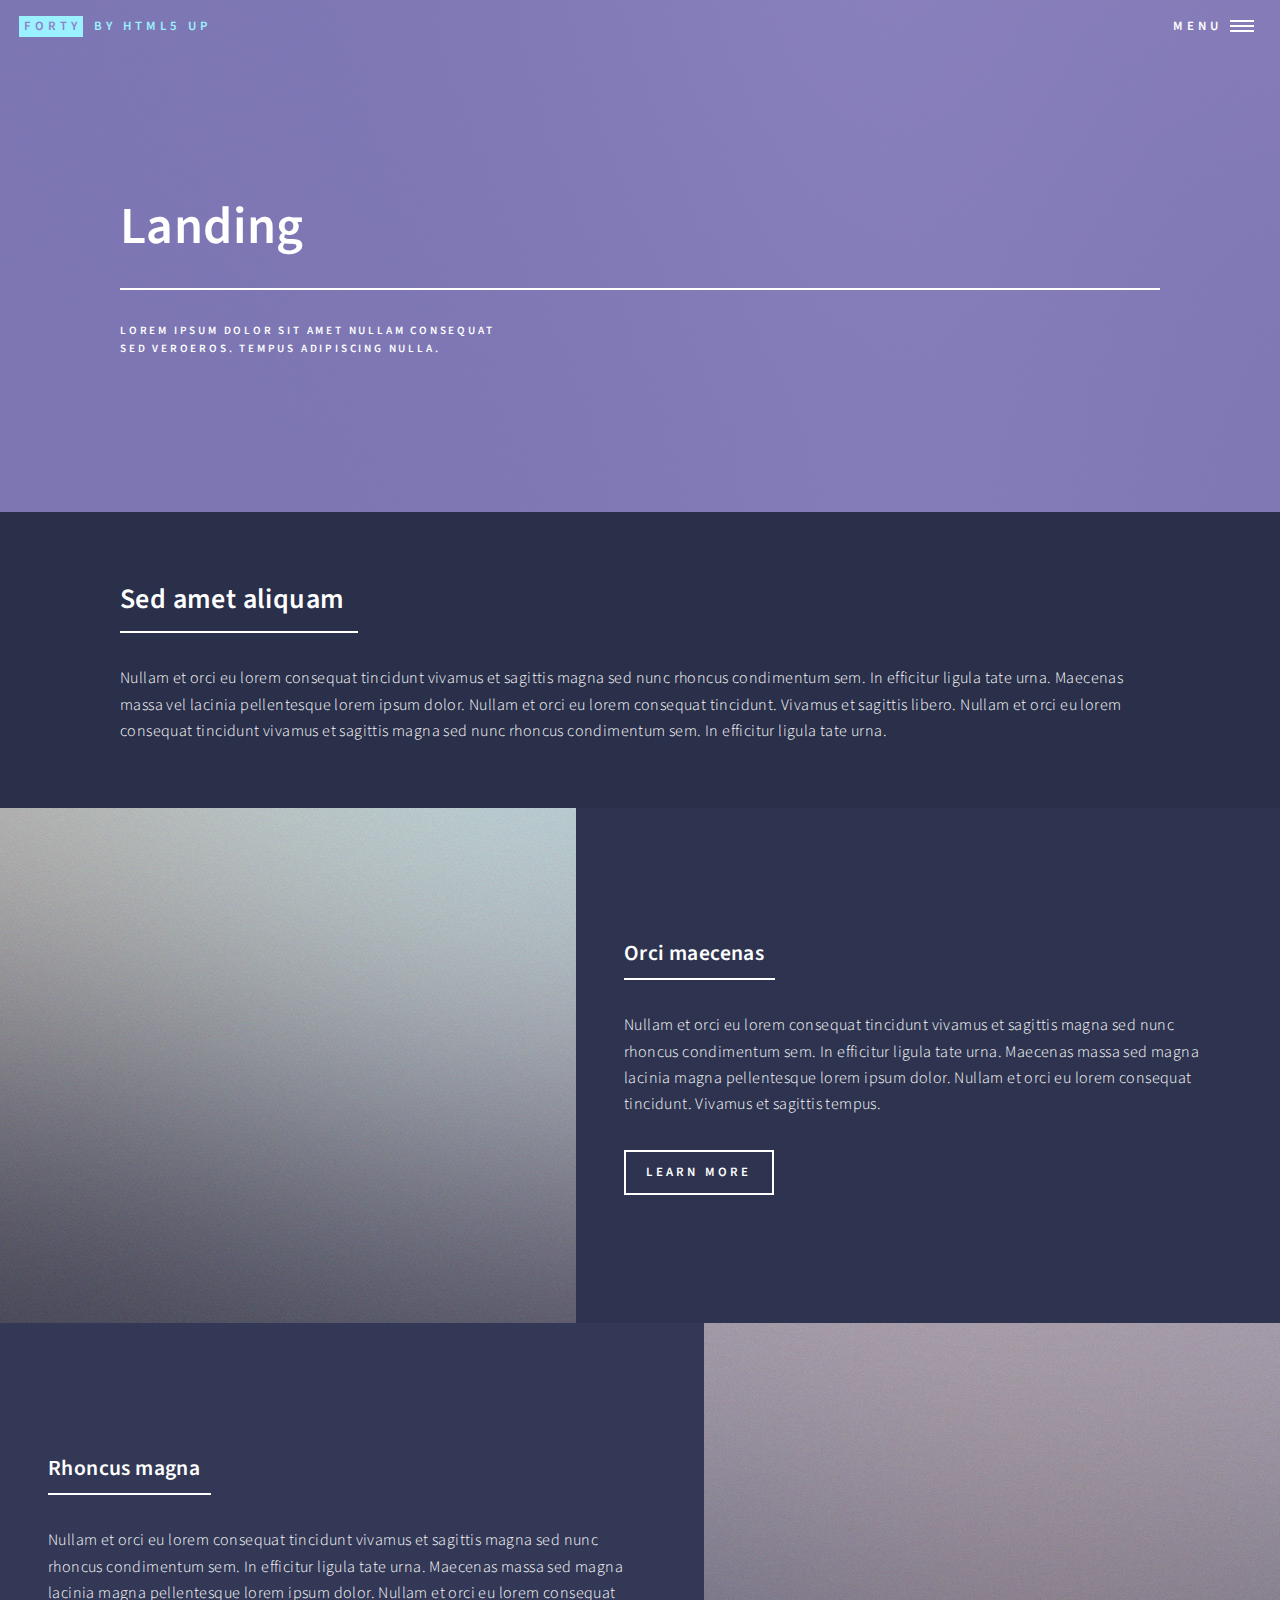
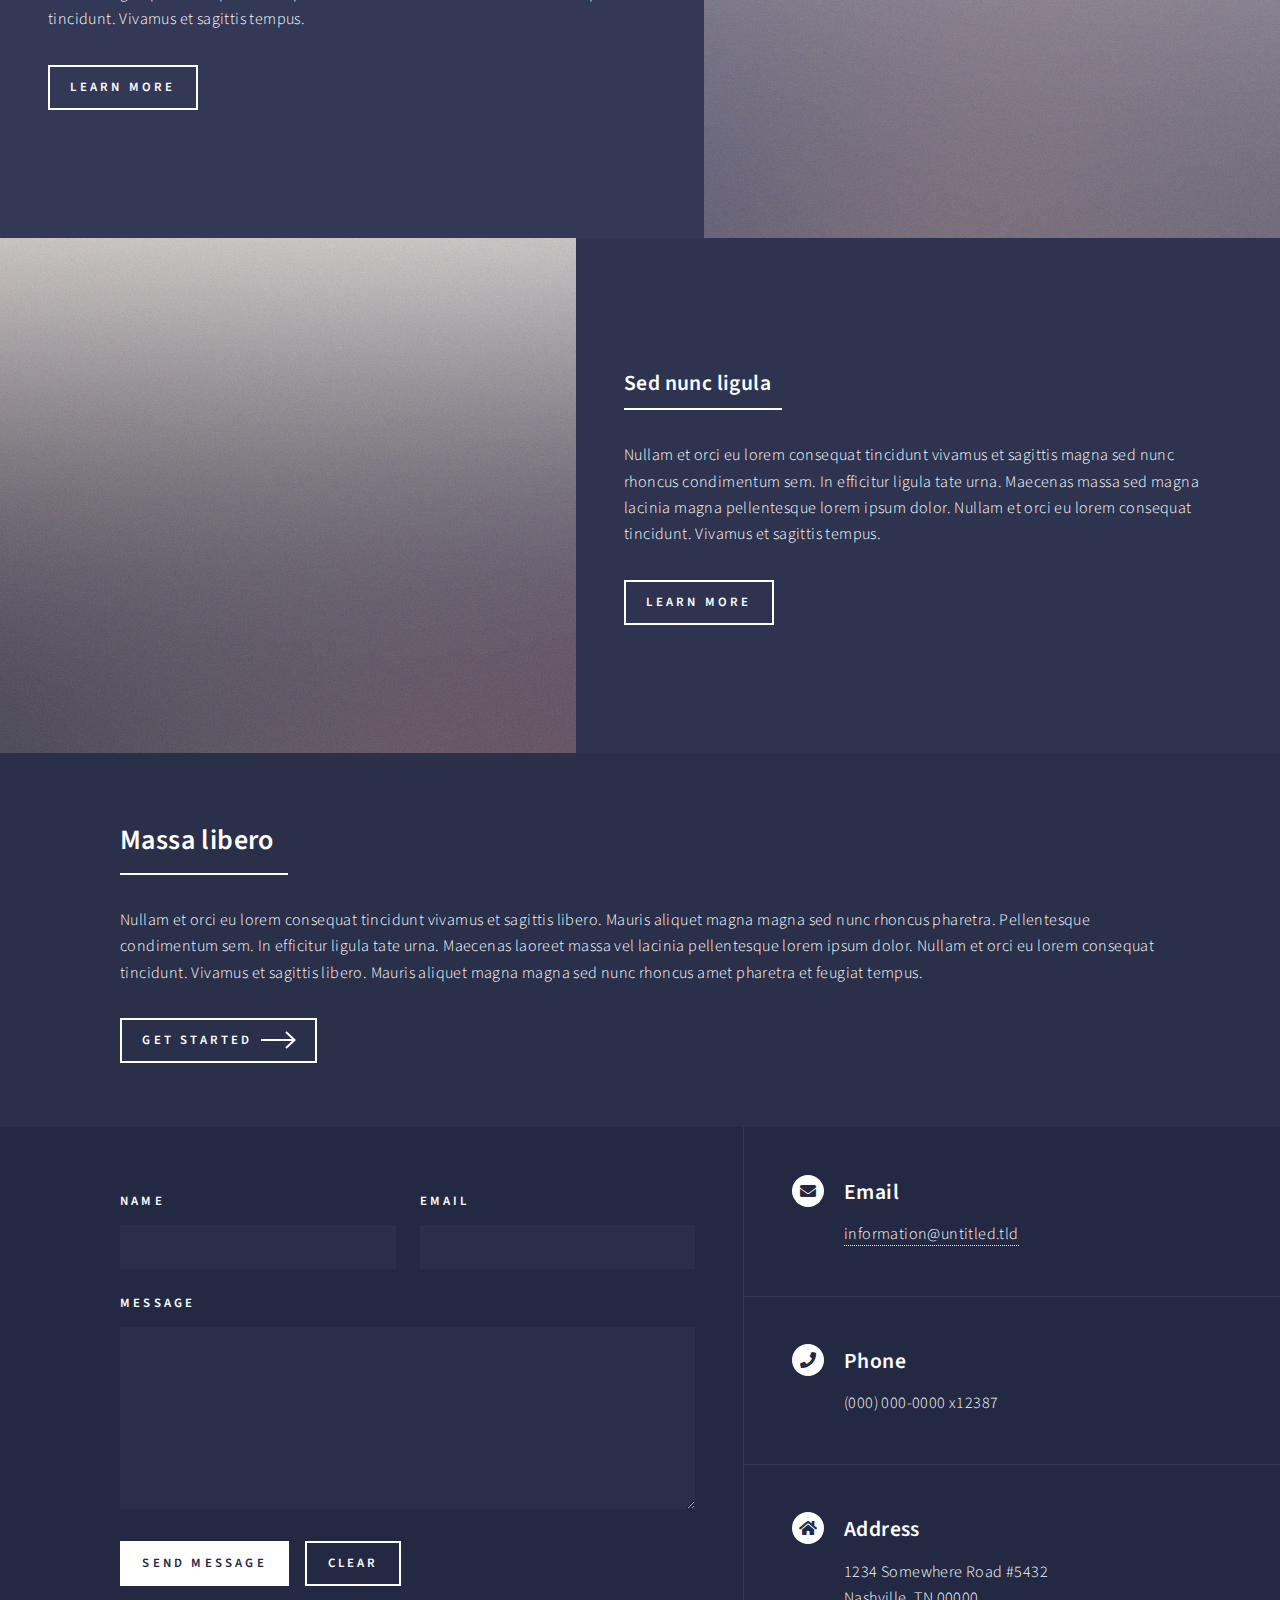
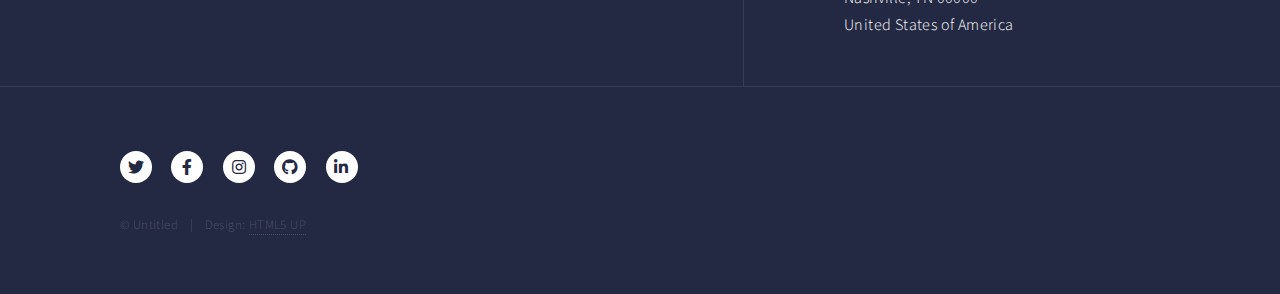
<file: landing.html>
<!DOCTYPE HTML>
<!--
	Forty by HTML5 UP
	html5up.net | @ajlkn
	Free for personal and commercial use under the CCA 3.0 license (html5up.net/license)
-->
<html>
	<head>
		<title>Landing - Forty by HTML5 UP</title>
		<meta charset="utf-8" />
		<meta name="viewport" content="width=device-width, initial-scale=1, user-scalable=no" />
		<link rel="stylesheet" href="assets/css/main.css" />
		<noscript><link rel="stylesheet" href="assets/css/noscript.css" /></noscript>
	</head>
	<body class="is-preload">

		<!-- Wrapper -->
			<div id="wrapper">

				<!-- Header -->
				<!-- Note: The "styleN" class below should match that of the banner element. -->
					<header id="header" class="alt style2">
						<a href="index.html" class="logo"><strong>Forty</strong> <span>by HTML5 UP</span></a>
						<nav>
							<a href="#menu">Menu</a>
						</nav>
					</header>

				<!-- Menu -->
					<nav id="menu">
						<ul class="links">
							<li><a href="index.html">Home</a></li>
							<li><a href="landing.html">Landing</a></li>
							<li><a href="generic.html">Generic</a></li>
							<li><a href="elements.html">Elements</a></li>
						</ul>
						<ul class="actions stacked">
							<li><a href="#" class="button primary fit">Get Started</a></li>
							<li><a href="#" class="button fit">Log In</a></li>
						</ul>
					</nav>

				<!-- Banner -->
				<!-- Note: The "styleN" class below should match that of the header element. -->
					<section id="banner" class="style2">
						<div class="inner">
							<span class="image">
								<img src="images/pic07.jpg" alt="" />
							</span>
							<header class="major">
								<h1>Landing</h1>
							</header>
							<div class="content">
								<p>Lorem ipsum dolor sit amet nullam consequat<br />
								sed veroeros. tempus adipiscing nulla.</p>
							</div>
						</div>
					</section>

				<!-- Main -->
					<div id="main">

						<!-- One -->
							<section id="one">
								<div class="inner">
									<header class="major">
										<h2>Sed amet aliquam</h2>
									</header>
									<p>Nullam et orci eu lorem consequat tincidunt vivamus et sagittis magna sed nunc rhoncus condimentum sem. In efficitur ligula tate urna. Maecenas massa vel lacinia pellentesque lorem ipsum dolor. Nullam et orci eu lorem consequat tincidunt. Vivamus et sagittis libero. Nullam et orci eu lorem consequat tincidunt vivamus et sagittis magna sed nunc rhoncus condimentum sem. In efficitur ligula tate urna.</p>
								</div>
							</section>

						<!-- Two -->
							<section id="two" class="spotlights">
								<section>
									<a href="generic.html" class="image">
										<img src="images/pic08.jpg" alt="" data-position="center center" />
									</a>
									<div class="content">
										<div class="inner">
											<header class="major">
												<h3>Orci maecenas</h3>
											</header>
											<p>Nullam et orci eu lorem consequat tincidunt vivamus et sagittis magna sed nunc rhoncus condimentum sem. In efficitur ligula tate urna. Maecenas massa sed magna lacinia magna pellentesque lorem ipsum dolor. Nullam et orci eu lorem consequat tincidunt. Vivamus et sagittis tempus.</p>
											<ul class="actions">
												<li><a href="generic.html" class="button">Learn more</a></li>
											</ul>
										</div>
									</div>
								</section>
								<section>
									<a href="generic.html" class="image">
										<img src="images/pic09.jpg" alt="" data-position="top center" />
									</a>
									<div class="content">
										<div class="inner">
											<header class="major">
												<h3>Rhoncus magna</h3>
											</header>
											<p>Nullam et orci eu lorem consequat tincidunt vivamus et sagittis magna sed nunc rhoncus condimentum sem. In efficitur ligula tate urna. Maecenas massa sed magna lacinia magna pellentesque lorem ipsum dolor. Nullam et orci eu lorem consequat tincidunt. Vivamus et sagittis tempus.</p>
											<ul class="actions">
												<li><a href="generic.html" class="button">Learn more</a></li>
											</ul>
										</div>
									</div>
								</section>
								<section>
									<a href="generic.html" class="image">
										<img src="images/pic10.jpg" alt="" data-position="25% 25%" />
									</a>
									<div class="content">
										<div class="inner">
											<header class="major">
												<h3>Sed nunc ligula</h3>
											</header>
											<p>Nullam et orci eu lorem consequat tincidunt vivamus et sagittis magna sed nunc rhoncus condimentum sem. In efficitur ligula tate urna. Maecenas massa sed magna lacinia magna pellentesque lorem ipsum dolor. Nullam et orci eu lorem consequat tincidunt. Vivamus et sagittis tempus.</p>
											<ul class="actions">
												<li><a href="generic.html" class="button">Learn more</a></li>
											</ul>
										</div>
									</div>
								</section>
							</section>

						<!-- Three -->
							<section id="three">
								<div class="inner">
									<header class="major">
										<h2>Massa libero</h2>
									</header>
									<p>Nullam et orci eu lorem consequat tincidunt vivamus et sagittis libero. Mauris aliquet magna magna sed nunc rhoncus pharetra. Pellentesque condimentum sem. In efficitur ligula tate urna. Maecenas laoreet massa vel lacinia pellentesque lorem ipsum dolor. Nullam et orci eu lorem consequat tincidunt. Vivamus et sagittis libero. Mauris aliquet magna magna sed nunc rhoncus amet pharetra et feugiat tempus.</p>
									<ul class="actions">
										<li><a href="generic.html" class="button next">Get Started</a></li>
									</ul>
								</div>
							</section>

					</div>

				<!-- Contact -->
					<section id="contact">
						<div class="inner">
							<section>
								<form method="post" action="#">
									<div class="fields">
										<div class="field half">
											<label for="name">Name</label>
											<input type="text" name="name" id="name" />
										</div>
										<div class="field half">
											<label for="email">Email</label>
											<input type="text" name="email" id="email" />
										</div>
										<div class="field">
											<label for="message">Message</label>
											<textarea name="message" id="message" rows="6"></textarea>
										</div>
									</div>
									<ul class="actions">
										<li><input type="submit" value="Send Message" class="primary" /></li>
										<li><input type="reset" value="Clear" /></li>
									</ul>
								</form>
							</section>
							<section class="split">
								<section>
									<div class="contact-method">
										<span class="icon solid alt fa-envelope"></span>
										<h3>Email</h3>
										<a href="#">information@untitled.tld</a>
									</div>
								</section>
								<section>
									<div class="contact-method">
										<span class="icon solid alt fa-phone"></span>
										<h3>Phone</h3>
										<span>(000) 000-0000 x12387</span>
									</div>
								</section>
								<section>
									<div class="contact-method">
										<span class="icon solid alt fa-home"></span>
										<h3>Address</h3>
										<span>1234 Somewhere Road #5432<br />
										Nashville, TN 00000<br />
										United States of America</span>
									</div>
								</section>
							</section>
						</div>
					</section>

				<!-- Footer -->
					<footer id="footer">
						<div class="inner">
							<ul class="icons">
								<li><a href="#" class="icon brands alt fa-twitter"><span class="label">Twitter</span></a></li>
								<li><a href="#" class="icon brands alt fa-facebook-f"><span class="label">Facebook</span></a></li>
								<li><a href="#" class="icon brands alt fa-instagram"><span class="label">Instagram</span></a></li>
								<li><a href="#" class="icon brands alt fa-github"><span class="label">GitHub</span></a></li>
								<li><a href="#" class="icon brands alt fa-linkedin-in"><span class="label">LinkedIn</span></a></li>
							</ul>
							<ul class="copyright">
								<li>&copy; Untitled</li><li>Design: <a href="https://html5up.net">HTML5 UP</a></li>
							</ul>
						</div>
					</footer>

			</div>

		<!-- Scripts -->
			<script src="assets/js/jquery.min.js"></script>
			<script src="assets/js/jquery.scrolly.min.js"></script>
			<script src="assets/js/jquery.scrollex.min.js"></script>
			<script src="assets/js/browser.min.js"></script>
			<script src="assets/js/breakpoints.min.js"></script>
			<script src="assets/js/util.js"></script>
			<script src="assets/js/main.js"></script>

	</body>
</html>
</file>
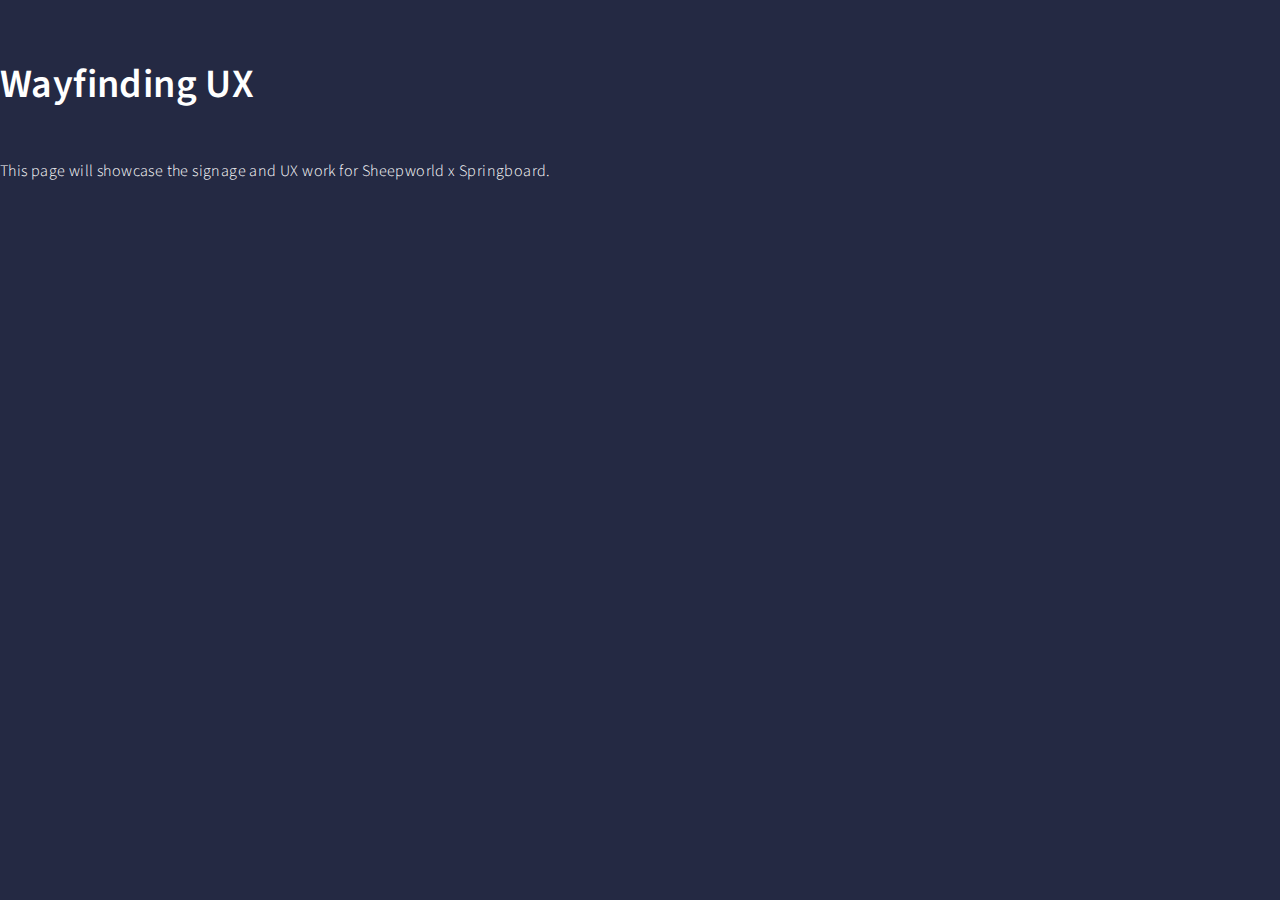
<file: wayfinding-ux.html>
<!DOCTYPE html>
<html lang="en">
<head>
  <meta charset="UTF-8">
  <title>Wayfinding UX</title>
  <link rel="stylesheet" href="assets/css/main.css">
  <meta name="viewport" content="width=device-width, initial-scale=1.0">
</head>
<body>
  <div id="wrapper">
    <header>
      <h1>Wayfinding UX</h1>
    </header>
    <main>
      <p>This page will showcase the signage and UX work for Sheepworld x Springboard.</p>
      <!-- Add your project images and details here -->
    </main>
  </div>
</body>
</html>
</file>
<file: assets/css/noscript.css>
/*
	Forty by HTML5 UP
	html5up.net | @ajlkn
	Free for personal and commercial use under the CCA 3.0 license (html5up.net/license)
*/

/* Banner */

	body.is-preload #banner:after {
		opacity: 0.85;
	}

	body.is-preload #banner > .inner {
		-moz-filter: none;
		-webkit-filter: none;
		-ms-filter: none;
		filter: none;
		-moz-transform: none;
		-webkit-transform: none;
		-ms-transform: none;
		transform: none;
		opacity: 1;
	}
</file>
<file: assets/css/main.css>
@import url(fontawesome-all.min.css);
@import url("https://fonts.googleapis.com/css?family=Source+Sans+Pro:300,300italic,600,600italic");

/*
	Forty by HTML5 UP
	html5up.net | @ajlkn
	Free for personal and commercial use under the CCA 3.0 license (html5up.net/license)
*/

html, body, div, span, applet, object,
iframe, h1, h2, h3, h4, h5, h6, p, blockquote,
pre, a, abbr, acronym, address, big, cite,
code, del, dfn, em, img, ins, kbd, q, s, samp,
small, strike, strong, sub, sup, tt, var, b,
u, i, center, dl, dt, dd, ol, ul, li, fieldset,
form, label, legend, table, caption, tbody,
tfoot, thead, tr, th, td, article, aside,
canvas, details, embed, figure, figcaption,
footer, header, hgroup, menu, nav, output, ruby,
section, summary, time, mark, audio, video {
	margin: 0;
	padding: 0;
	border: 0;
	font-size: 100%;
	font: inherit;
	vertical-align: baseline;}

article, aside, details, figcaption, figure,
footer, header, hgroup, menu, nav, section {
	display: block;}

body {
	line-height: 1;
}

ol, ul {
	list-style: none;
}

blockquote, q {
	quotes: none;
}

	blockquote:before, blockquote:after, q:before, q:after {
		content: '';
		content: none;
	}

table {
	border-collapse: collapse;
	border-spacing: 0;
}

body {
	-webkit-text-size-adjust: none;
}

mark {
	background-color: transparent;
	color: inherit;
}

input::-moz-focus-inner {
	border: 0;
	padding: 0;
}

input, select, textarea {
	-moz-appearance: none;
	-webkit-appearance: none;
	-ms-appearance: none;
	appearance: none;
}

/* Basic */

	@-ms-viewport {
		width: device-width;
	}

	body {
		-ms-overflow-style: scrollbar;
	}

	@media screen and (max-width: 480px) {

		html, body {
			min-width: 320px;
		}

	}

	html {
		box-sizing: border-box;
	}

	*, *:before, *:after {
		box-sizing: inherit;
	}

	body {
		background: #242943;
	}

		body.is-preload *, body.is-preload *:before, body.is-preload *:after {
			-moz-animation: none !important;
			-webkit-animation: none !important;
			-ms-animation: none !important;
			animation: none !important;
			-moz-transition: none !important;
			-webkit-transition: none !important;
			-ms-transition: none !important;
			transition: none !important;
		}

/* Type */

	body, input, select, textarea {
		color: #ffffff;
		font-family: "Source Sans Pro", Helvetica, sans-serif;
		font-size: 17pt;
		font-weight: 300;
		letter-spacing: 0.025em;
		line-height: 1.65;
	}

		@media screen and (max-width: 1680px) {

			body, input, select, textarea {
				font-size: 14pt;
			}

		}

		@media screen and (max-width: 1280px) {

			body, input, select, textarea {
				font-size: 12pt;
			}

		}

		@media screen and (max-width: 360px) {

			body, input, select, textarea {
				font-size: 11pt;
			}

		}

	a {
		-moz-transition: color 0.2s ease-in-out, border-bottom-color 0.2s ease-in-out;
		-webkit-transition: color 0.2s ease-in-out, border-bottom-color 0.2s ease-in-out;
		-ms-transition: color 0.2s ease-in-out, border-bottom-color 0.2s ease-in-out;
		transition: color 0.2s ease-in-out, border-bottom-color 0.2s ease-in-out;
		border-bottom: dotted 1px;
		color: inherit;
		text-decoration: none;
	}

		a:hover {
			border-bottom-color: transparent;
			color: #9bf1ff !important;
		}

		a:active {
			color: #53e3fb !important;
		}

	strong, b {
		color: #ffffff;
		font-weight: 600;
	}

	em, i {
		font-style: italic;
	}

	p {
		margin: 0 0 2em 0;
	}

	h1, h2, h3, h4, h5, h6 {
		color: #ffffff;
		font-weight: 600;
		line-height: 1.65;
		margin: 0 0 1em 0;
	}

		h1 a, h2 a, h3 a, h4 a, h5 a, h6 a {
			color: inherit;
			border-bottom: 0;
		}

	h1 {
		font-size: 2.5em;
	}

	h2 {
		font-size: 1.75em;
	}

	h3 {
		font-size: 1.35em;
	}

	h4 {
		font-size: 1.1em;
	}

	h5 {
		font-size: 0.9em;
	}

	h6 {
		font-size: 0.7em;
	}

	@media screen and (max-width: 736px) {

		h1 {
			font-size: 2em;
		}

		h2 {
			font-size: 1.5em;
		}

		h3 {
			font-size: 1.25em;
		}

	}

	sub {
		font-size: 0.8em;
		position: relative;
		top: 0.5em;
	}

	sup {
		font-size: 0.8em;
		position: relative;
		top: -0.5em;
	}

	blockquote {
		border-left: solid 4px rgba(212, 212, 255, 0.1);
		font-style: italic;
		margin: 0 0 2em 0;
		padding: 0.5em 0 0.5em 2em;
	}

	code {
		background: rgba(212, 212, 255, 0.035);
		font-family: "Courier New", monospace;
		font-size: 0.9em;
		margin: 0 0.25em;
		padding: 0.25em 0.65em;
	}

	pre {
		-webkit-overflow-scrolling: touch;
		font-family: "Courier New", monospace;
		font-size: 0.9em;
		margin: 0 0 2em 0;
	}

		pre code {
			display: block;
			line-height: 1.75;
			padding: 1em 1.5em;
			overflow-x: auto;
		}

	hr {
		border: 0;
		border-bottom: solid 1px rgba(212, 212, 255, 0.1);
		margin: 2em 0;
	}

		hr.major {
			margin: 3em 0;
		}

	.align-left {
		text-align: left;
	}

	.align-center {
		text-align: center;
	}

	.align-right {
		text-align: right;
	}

/* Row */

	.row {
		display: flex;
		flex-wrap: wrap;
		box-sizing: border-box;
		align-items: stretch;
	}

		.row > * {
			box-sizing: border-box;
		}

		.row.gtr-uniform > * > :last-child {
			margin-bottom: 0;
		}

		.row.aln-left {
			justify-content: flex-start;
		}

		.row.aln-center {
			justify-content: center;
		}

		.row.aln-right {
			justify-content: flex-end;
		}

		.row.aln-top {
			align-items: flex-start;
		}

		.row.aln-middle {
			align-items: center;
		}

		.row.aln-bottom {
			align-items: flex-end;
		}

		.row > .imp {
			order: -1;
		}

		.row > .col-1 {
			width: 8.33333%;
		}

		.row > .off-1 {
			margin-left: 8.33333%;
		}

		.row > .col-2 {
			width: 16.66667%;
		}

		.row > .off-2 {
			margin-left: 16.66667%;
		}

		.row > .col-3 {
			width: 25%;
		}

		.row > .off-3 {
			margin-left: 25%;
		}

		.row > .col-4 {
			width: 33.33333%;
		}

		.row > .off-4 {
			margin-left: 33.33333%;
		}

		.row > .col-5 {
			width: 41.66667%;
		}

		.row > .off-5 {
			margin-left: 41.66667%;
		}

		.row > .col-6 {
			width: 50%;
		}

		.row > .off-6 {
			margin-left: 50%;
		}

		.row > .col-7 {
			width: 58.33333%;
		}

		.row > .off-7 {
			margin-left: 58.33333%;
		}

		.row > .col-8 {
			width: 66.66667%;
		}

		.row > .off-8 {
			margin-left: 66.66667%;
		}

		.row > .col-9 {
			width: 75%;
		}

		.row > .off-9 {
			margin-left: 75%;
		}

		.row > .col-10 {
			width: 83.33333%;
		}

		.row > .off-10 {
			margin-left: 83.33333%;
		}

		.row > .col-11 {
			width: 91.66667%;
		}

		.row > .off-11 {
			margin-left: 91.66667%;
		}

		.row > .col-12 {
			width: 100%;
		}

		.row > .off-12 {
			margin-left: 100%;
		}

		.row.gtr-0 {
			margin-top: 0;
			margin-left: 0em;
		}

			.row.gtr-0 > * {
				padding: 0 0 0 0em;
			}

			.row.gtr-0.gtr-uniform {
				margin-top: 0em;
			}

				.row.gtr-0.gtr-uniform > * {
					padding-top: 0em;
				}

		.row.gtr-25 {
			margin-top: 0;
			margin-left: -0.5em;
		}

			.row.gtr-25 > * {
				padding: 0 0 0 0.5em;
			}

			.row.gtr-25.gtr-uniform {
				margin-top: -0.5em;
			}

				.row.gtr-25.gtr-uniform > * {
					padding-top: 0.5em;
				}

		.row.gtr-50 {
			margin-top: 0;
			margin-left: -1em;
		}

			.row.gtr-50 > * {
				padding: 0 0 0 1em;
			}

			.row.gtr-50.gtr-uniform {
				margin-top: -1em;
			}

				.row.gtr-50.gtr-uniform > * {
					padding-top: 1em;
				}

		.row {
			margin-top: 0;
			margin-left: -2em;
		}

			.row > * {
				padding: 0 0 0 2em;
			}

			.row.gtr-uniform {
				margin-top: -2em;
			}

				.row.gtr-uniform > * {
					padding-top: 2em;
				}

		.row.gtr-150 {
			margin-top: 0;
			margin-left: -3em;
		}

			.row.gtr-150 > * {
				padding: 0 0 0 3em;
			}

			.row.gtr-150.gtr-uniform {
				margin-top: -3em;
			}

				.row.gtr-150.gtr-uniform > * {
					padding-top: 3em;
				}

		.row.gtr-200 {
			margin-top: 0;
			margin-left: -4em;
		}

			.row.gtr-200 > * {
				padding: 0 0 0 4em;
			}

			.row.gtr-200.gtr-uniform {
				margin-top: -4em;
			}

				.row.gtr-200.gtr-uniform > * {
					padding-top: 4em;
				}

		@media screen and (max-width: 1680px) {

			.row {
				display: flex;
				flex-wrap: wrap;
				box-sizing: border-box;
				align-items: stretch;
			}

				.row > * {
					box-sizing: border-box;
				}

				.row.gtr-uniform > * > :last-child {
					margin-bottom: 0;
				}

				.row.aln-left {
					justify-content: flex-start;
				}

				.row.aln-center {
					justify-content: center;
				}

				.row.aln-right {
					justify-content: flex-end;
				}

				.row.aln-top {
					align-items: flex-start;
				}

				.row.aln-middle {
					align-items: center;
				}

				.row.aln-bottom {
					align-items: flex-end;
				}

				.row > .imp-xlarge {
					order: -1;
				}

				.row > .col-1-xlarge {
					width: 8.33333%;
				}

				.row > .off-1-xlarge {
					margin-left: 8.33333%;
				}

				.row > .col-2-xlarge {
					width: 16.66667%;
				}

				.row > .off-2-xlarge {
					margin-left: 16.66667%;
				}

				.row > .col-3-xlarge {
					width: 25%;
				}

				.row > .off-3-xlarge {
					margin-left: 25%;
				}

				.row > .col-4-xlarge {
					width: 33.33333%;
				}

				.row > .off-4-xlarge {
					margin-left: 33.33333%;
				}

				.row > .col-5-xlarge {
					width: 41.66667%;
				}

				.row > .off-5-xlarge {
					margin-left: 41.66667%;
				}

				.row > .col-6-xlarge {
					width: 50%;
				}

				.row > .off-6-xlarge {
					margin-left: 50%;
				}

				.row > .col-7-xlarge {
					width: 58.33333%;
				}

				.row > .off-7-xlarge {
					margin-left: 58.33333%;
				}

				.row > .col-8-xlarge {
					width: 66.66667%;
				}

				.row > .off-8-xlarge {
					margin-left: 66.66667%;
				}

				.row > .col-9-xlarge {
					width: 75%;
				}

				.row > .off-9-xlarge {
					margin-left: 75%;
				}

				.row > .col-10-xlarge {
					width: 83.33333%;
				}

				.row > .off-10-xlarge {
					margin-left: 83.33333%;
				}

				.row > .col-11-xlarge {
					width: 91.66667%;
				}

				.row > .off-11-xlarge {
					margin-left: 91.66667%;
				}

				.row > .col-12-xlarge {
					width: 100%;
				}

				.row > .off-12-xlarge {
					margin-left: 100%;
				}

				.row.gtr-0 {
					margin-top: 0;
					margin-left: 0em;
				}

					.row.gtr-0 > * {
						padding: 0 0 0 0em;
					}

					.row.gtr-0.gtr-uniform {
						margin-top: 0em;
					}

						.row.gtr-0.gtr-uniform > * {
							padding-top: 0em;
						}

				.row.gtr-25 {
					margin-top: 0;
					margin-left: -0.5em;
				}

					.row.gtr-25 > * {
						padding: 0 0 0 0.5em;
					}

					.row.gtr-25.gtr-uniform {
						margin-top: -0.5em;
					}

						.row.gtr-25.gtr-uniform > * {
							padding-top: 0.5em;
						}

				.row.gtr-50 {
					margin-top: 0;
					margin-left: -1em;
				}

					.row.gtr-50 > * {
						padding: 0 0 0 1em;
					}

					.row.gtr-50.gtr-uniform {
						margin-top: -1em;
					}

						.row.gtr-50.gtr-uniform > * {
							padding-top: 1em;
						}

				.row {
					margin-top: 0;
					margin-left: -2em;
				}

					.row > * {
						padding: 0 0 0 2em;
					}

					.row.gtr-uniform {
						margin-top: -2em;
					}

						.row.gtr-uniform > * {
							padding-top: 2em;
						}

				.row.gtr-150 {
					margin-top: 0;
					margin-left: -3em;
				}

					.row.gtr-150 > * {
						padding: 0 0 0 3em;
					}

					.row.gtr-150.gtr-uniform {
						margin-top: -3em;
					}

						.row.gtr-150.gtr-uniform > * {
							padding-top: 3em;
						}

				.row.gtr-200 {
					margin-top: 0;
					margin-left: -4em;
				}

					.row.gtr-200 > * {
						padding: 0 0 0 4em;
					}

					.row.gtr-200.gtr-uniform {
						margin-top: -4em;
					}

						.row.gtr-200.gtr-uniform > * {
							padding-top: 4em;
						}

		}

		@media screen and (max-width: 1280px) {

			.row {
				display: flex;
				flex-wrap: wrap;
				box-sizing: border-box;
				align-items: stretch;
			}

				.row > * {
					box-sizing: border-box;
				}

				.row.gtr-uniform > * > :last-child {
					margin-bottom: 0;
				}

				.row.aln-left {
					justify-content: flex-start;
				}

				.row.aln-center {
					justify-content: center;
				}

				.row.aln-right {
					justify-content: flex-end;
				}

				.row.aln-top {
					align-items: flex-start;
				}

				.row.aln-middle {
					align-items: center;
				}

				.row.aln-bottom {
					align-items: flex-end;
				}

				.row > .imp-large {
					order: -1;
				}

				.row > .col-1-large {
					width: 8.33333%;
				}

				.row > .off-1-large {
					margin-left: 8.33333%;
				}

				.row > .col-2-large {
					width: 16.66667%;
				}

				.row > .off-2-large {
					margin-left: 16.66667%;
				}

				.row > .col-3-large {
					width: 25%;
				}

				.row > .off-3-large {
					margin-left: 25%;
				}

				.row > .col-4-large {
					width: 33.33333%;
				}

				.row > .off-4-large {
					margin-left: 33.33333%;
				}

				.row > .col-5-large {
					width: 41.66667%;
				}

				.row > .off-5-large {
					margin-left: 41.66667%;
				}

				.row > .col-6-large {
					width: 50%;
				}

				.row > .off-6-large {
					margin-left: 50%;
				}

				.row > .col-7-large {
					width: 58.33333%;
				}

				.row > .off-7-large {
					margin-left: 58.33333%;
				}

				.row > .col-8-large {
					width: 66.66667%;
				}

				.row > .off-8-large {
					margin-left: 66.66667%;
				}

				.row > .col-9-large {
					width: 75%;
				}

				.row > .off-9-large {
					margin-left: 75%;
				}

				.row > .col-10-large {
					width: 83.33333%;
				}

				.row > .off-10-large {
					margin-left: 83.33333%;
				}

				.row > .col-11-large {
					width: 91.66667%;
				}

				.row > .off-11-large {
					margin-left: 91.66667%;
				}

				.row > .col-12-large {
					width: 100%;
				}

				.row > .off-12-large {
					margin-left: 100%;
				}

				.row.gtr-0 {
					margin-top: 0;
					margin-left: 0em;
				}

					.row.gtr-0 > * {
						padding: 0 0 0 0em;
					}

					.row.gtr-0.gtr-uniform {
						margin-top: 0em;
					}

						.row.gtr-0.gtr-uniform > * {
							padding-top: 0em;
						}

				.row.gtr-25 {
					margin-top: 0;
					margin-left: -0.375em;
				}

					.row.gtr-25 > * {
						padding: 0 0 0 0.375em;
					}

					.row.gtr-25.gtr-uniform {
						margin-top: -0.375em;
					}

						.row.gtr-25.gtr-uniform > * {
							padding-top: 0.375em;
						}

				.row.gtr-50 {
					margin-top: 0;
					margin-left: -0.75em;
				}

					.row.gtr-50 > * {
						padding: 0 0 0 0.75em;
					}

					.row.gtr-50.gtr-uniform {
						margin-top: -0.75em;
					}

						.row.gtr-50.gtr-uniform > * {
							padding-top: 0.75em;
						}

				.row {
					margin-top: 0;
					margin-left: -1.5em;
				}

					.row > * {
						padding: 0 0 0 1.5em;
					}

					.row.gtr-uniform {
						margin-top: -1.5em;
					}

						.row.gtr-uniform > * {
							padding-top: 1.5em;
						}

				.row.gtr-150 {
					margin-top: 0;
					margin-left: -2.25em;
				}

					.row.gtr-150 > * {
						padding: 0 0 0 2.25em;
					}

					.row.gtr-150.gtr-uniform {
						margin-top: -2.25em;
					}

						.row.gtr-150.gtr-uniform > * {
							padding-top: 2.25em;
						}

				.row.gtr-200 {
					margin-top: 0;
					margin-left: -3em;
				}

					.row.gtr-200 > * {
						padding: 0 0 0 3em;
					}

					.row.gtr-200.gtr-uniform {
						margin-top: -3em;
					}

						.row.gtr-200.gtr-uniform > * {
							padding-top: 3em;
						}

		}

		@media screen and (max-width: 980px) {

			.row {
				display: flex;
				flex-wrap: wrap;
				box-sizing: border-box;
				align-items: stretch;
			}

				.row > * {
					box-sizing: border-box;
				}

				.row.gtr-uniform > * > :last-child {
					margin-bottom: 0;
				}

				.row.aln-left {
					justify-content: flex-start;
				}

				.row.aln-center {
					justify-content: center;
				}

				.row.aln-right {
					justify-content: flex-end;
				}

				.row.aln-top {
					align-items: flex-start;
				}

				.row.aln-middle {
					align-items: center;
				}

				.row.aln-bottom {
					align-items: flex-end;
				}

				.row > .imp-medium {
					order: -1;
				}

				.row > .col-1-medium {
					width: 8.33333%;
				}

				.row > .off-1-medium {
					margin-left: 8.33333%;
				}

				.row > .col-2-medium {
					width: 16.66667%;
				}

				.row > .off-2-medium {
					margin-left: 16.66667%;
				}

				.row > .col-3-medium {
					width: 25%;
				}

				.row > .off-3-medium {
					margin-left: 25%;
				}

				.row > .col-4-medium {
					width: 33.33333%;
				}

				.row > .off-4-medium {
					margin-left: 33.33333%;
				}

				.row > .col-5-medium {
					width: 41.66667%;
				}

				.row > .off-5-medium {
					margin-left: 41.66667%;
				}

				.row > .col-6-medium {
					width: 50%;
				}

				.row > .off-6-medium {
					margin-left: 50%;
				}

				.row > .col-7-medium {
					width: 58.33333%;
				}

				.row > .off-7-medium {
					margin-left: 58.33333%;
				}

				.row > .col-8-medium {
					width: 66.66667%;
				}

				.row > .off-8-medium {
					margin-left: 66.66667%;
				}

				.row > .col-9-medium {
					width: 75%;
				}

				.row > .off-9-medium {
					margin-left: 75%;
				}

				.row > .col-10-medium {
					width: 83.33333%;
				}

				.row > .off-10-medium {
					margin-left: 83.33333%;
				}

				.row > .col-11-medium {
					width: 91.66667%;
				}

				.row > .off-11-medium {
					margin-left: 91.66667%;
				}

				.row > .col-12-medium {
					width: 100%;
				}

				.row > .off-12-medium {
					margin-left: 100%;
				}

				.row.gtr-0 {
					margin-top: 0;
					margin-left: 0em;
				}

					.row.gtr-0 > * {
						padding: 0 0 0 0em;
					}

					.row.gtr-0.gtr-uniform {
						margin-top: 0em;
					}

						.row.gtr-0.gtr-uniform > * {
							padding-top: 0em;
						}

				.row.gtr-25 {
					margin-top: 0;
					margin-left: -0.375em;
				}

					.row.gtr-25 > * {
						padding: 0 0 0 0.375em;
					}

					.row.gtr-25.gtr-uniform {
						margin-top: -0.375em;
					}

						.row.gtr-25.gtr-uniform > * {
							padding-top: 0.375em;
						}

				.row.gtr-50 {
					margin-top: 0;
					margin-left: -0.75em;
				}

					.row.gtr-50 > * {
						padding: 0 0 0 0.75em;
					}

					.row.gtr-50.gtr-uniform {
						margin-top: -0.75em;
					}

						.row.gtr-50.gtr-uniform > * {
							padding-top: 0.75em;
						}

				.row {
					margin-top: 0;
					margin-left: -1.5em;
				}

					.row > * {
						padding: 0 0 0 1.5em;
					}

					.row.gtr-uniform {
						margin-top: -1.5em;
					}

						.row.gtr-uniform > * {
							padding-top: 1.5em;
						}

				.row.gtr-150 {
					margin-top: 0;
					margin-left: -2.25em;
				}

					.row.gtr-150 > * {
						padding: 0 0 0 2.25em;
					}

					.row.gtr-150.gtr-uniform {
						margin-top: -2.25em;
					}

						.row.gtr-150.gtr-uniform > * {
							padding-top: 2.25em;
						}

				.row.gtr-200 {
					margin-top: 0;
					margin-left: -3em;
				}

					.row.gtr-200 > * {
						padding: 0 0 0 3em;
					}

					.row.gtr-200.gtr-uniform {
						margin-top: -3em;
					}

						.row.gtr-200.gtr-uniform > * {
							padding-top: 3em;
						}

		}

		@media screen and (max-width: 736px) {

			.row {
				display: flex;
				flex-wrap: wrap;
				box-sizing: border-box;
				align-items: stretch;
			}

				.row > * {
					box-sizing: border-box;
				}

				.row.gtr-uniform > * > :last-child {
					margin-bottom: 0;
				}

				.row.aln-left {
					justify-content: flex-start;
				}

				.row.aln-center {
					justify-content: center;
				}

				.row.aln-right {
					justify-content: flex-end;
				}

				.row.aln-top {
					align-items: flex-start;
				}

				.row.aln-middle {
					align-items: center;
				}

				.row.aln-bottom {
					align-items: flex-end;
				}

				.row > .imp-small {
					order: -1;
				}

				.row > .col-1-small {
					width: 8.33333%;
				}

				.row > .off-1-small {
					margin-left: 8.33333%;
				}

				.row > .col-2-small {
					width: 16.66667%;
				}

				.row > .off-2-small {
					margin-left: 16.66667%;
				}

				.row > .col-3-small {
					width: 25%;
				}

				.row > .off-3-small {
					margin-left: 25%;
				}

				.row > .col-4-small {
					width: 33.33333%;
				}

				.row > .off-4-small {
					margin-left: 33.33333%;
				}

				.row > .col-5-small {
					width: 41.66667%;
				}

				.row > .off-5-small {
					margin-left: 41.66667%;
				}

				.row > .col-6-small {
					width: 50%;
				}

				.row > .off-6-small {
					margin-left: 50%;
				}

				.row > .col-7-small {
					width: 58.33333%;
				}

				.row > .off-7-small {
					margin-left: 58.33333%;
				}

				.row > .col-8-small {
					width: 66.66667%;
				}

				.row > .off-8-small {
					margin-left: 66.66667%;
				}

				.row > .col-9-small {
					width: 75%;
				}

				.row > .off-9-small {
					margin-left: 75%;
				}

				.row > .col-10-small {
					width: 83.33333%;
				}

				.row > .off-10-small {
					margin-left: 83.33333%;
				}

				.row > .col-11-small {
					width: 91.66667%;
				}

				.row > .off-11-small {
					margin-left: 91.66667%;
				}

				.row > .col-12-small {
					width: 100%;
				}

				.row > .off-12-small {
					margin-left: 100%;
				}

				.row.gtr-0 {
					margin-top: 0;
					margin-left: 0em;
				}

					.row.gtr-0 > * {
						padding: 0 0 0 0em;
					}

					.row.gtr-0.gtr-uniform {
						margin-top: 0em;
					}

						.row.gtr-0.gtr-uniform > * {
							padding-top: 0em;
						}

				.row.gtr-25 {
					margin-top: 0;
					margin-left: -0.3125em;
				}

					.row.gtr-25 > * {
						padding: 0 0 0 0.3125em;
					}

					.row.gtr-25.gtr-uniform {
						margin-top: -0.3125em;
					}

						.row.gtr-25.gtr-uniform > * {
							padding-top: 0.3125em;
						}

				.row.gtr-50 {
					margin-top: 0;
					margin-left: -0.625em;
				}

					.row.gtr-50 > * {
						padding: 0 0 0 0.625em;
					}

					.row.gtr-50.gtr-uniform {
						margin-top: -0.625em;
					}

						.row.gtr-50.gtr-uniform > * {
							padding-top: 0.625em;
						}

				.row {
					margin-top: 0;
					margin-left: -1.25em;
				}

					.row > * {
						padding: 0 0 0 1.25em;
					}

					.row.gtr-uniform {
						margin-top: -1.25em;
					}

						.row.gtr-uniform > * {
							padding-top: 1.25em;
						}

				.row.gtr-150 {
					margin-top: 0;
					margin-left: -1.875em;
				}

					.row.gtr-150 > * {
						padding: 0 0 0 1.875em;
					}

					.row.gtr-150.gtr-uniform {
						margin-top: -1.875em;
					}

						.row.gtr-150.gtr-uniform > * {
							padding-top: 1.875em;
						}

				.row.gtr-200 {
					margin-top: 0;
					margin-left: -2.5em;
				}

					.row.gtr-200 > * {
						padding: 0 0 0 2.5em;
					}

					.row.gtr-200.gtr-uniform {
						margin-top: -2.5em;
					}

						.row.gtr-200.gtr-uniform > * {
							padding-top: 2.5em;
						}

		}

		@media screen and (max-width: 480px) {

			.row {
				display: flex;
				flex-wrap: wrap;
				box-sizing: border-box;
				align-items: stretch;
			}

				.row > * {
					box-sizing: border-box;
				}

				.row.gtr-uniform > * > :last-child {
					margin-bottom: 0;
				}

				.row.aln-left {
					justify-content: flex-start;
				}

				.row.aln-center {
					justify-content: center;
				}

				.row.aln-right {
					justify-content: flex-end;
				}

				.row.aln-top {
					align-items: flex-start;
				}

				.row.aln-middle {
					align-items: center;
				}

				.row.aln-bottom {
					align-items: flex-end;
				}

				.row > .imp-xsmall {
					order: -1;
				}

				.row > .col-1-xsmall {
					width: 8.33333%;
				}

				.row > .off-1-xsmall {
					margin-left: 8.33333%;
				}

				.row > .col-2-xsmall {
					width: 16.66667%;
				}

				.row > .off-2-xsmall {
					margin-left: 16.66667%;
				}

				.row > .col-3-xsmall {
					width: 25%;
				}

				.row > .off-3-xsmall {
					margin-left: 25%;
				}

				.row > .col-4-xsmall {
					width: 33.33333%;
				}

				.row > .off-4-xsmall {
					margin-left: 33.33333%;
				}

				.row > .col-5-xsmall {
					width: 41.66667%;
				}

				.row > .off-5-xsmall {
					margin-left: 41.66667%;
				}

				.row > .col-6-xsmall {
					width: 50%;
				}

				.row > .off-6-xsmall {
					margin-left: 50%;
				}

				.row > .col-7-xsmall {
					width: 58.33333%;
				}

				.row > .off-7-xsmall {
					margin-left: 58.33333%;
				}

				.row > .col-8-xsmall {
					width: 66.66667%;
				}

				.row > .off-8-xsmall {
					margin-left: 66.66667%;
				}

				.row > .col-9-xsmall {
					width: 75%;
				}

				.row > .off-9-xsmall {
					margin-left: 75%;
				}

				.row > .col-10-xsmall {
					width: 83.33333%;
				}

				.row > .off-10-xsmall {
					margin-left: 83.33333%;
				}

				.row > .col-11-xsmall {
					width: 91.66667%;
				}

				.row > .off-11-xsmall {
					margin-left: 91.66667%;
				}

				.row > .col-12-xsmall {
					width: 100%;
				}

				.row > .off-12-xsmall {
					margin-left: 100%;
				}

				.row.gtr-0 {
					margin-top: 0;
					margin-left: 0em;
				}

					.row.gtr-0 > * {
						padding: 0 0 0 0em;
					}

					.row.gtr-0.gtr-uniform {
						margin-top: 0em;
					}

						.row.gtr-0.gtr-uniform > * {
							padding-top: 0em;
						}

				.row.gtr-25 {
					margin-top: 0;
					margin-left: -0.3125em;
				}

					.row.gtr-25 > * {
						padding: 0 0 0 0.3125em;
					}

					.row.gtr-25.gtr-uniform {
						margin-top: -0.3125em;
					}

						.row.gtr-25.gtr-uniform > * {
							padding-top: 0.3125em;
						}

				.row.gtr-50 {
					margin-top: 0;
					margin-left: -0.625em;
				}

					.row.gtr-50 > * {
						padding: 0 0 0 0.625em;
					}

					.row.gtr-50.gtr-uniform {
						margin-top: -0.625em;
					}

						.row.gtr-50.gtr-uniform > * {
							padding-top: 0.625em;
						}

				.row {
					margin-top: 0;
					margin-left: -1.25em;
				}

					.row > * {
						padding: 0 0 0 1.25em;
					}

					.row.gtr-uniform {
						margin-top: -1.25em;
					}

						.row.gtr-uniform > * {
							padding-top: 1.25em;
						}

				.row.gtr-150 {
					margin-top: 0;
					margin-left: -1.875em;
				}

					.row.gtr-150 > * {
						padding: 0 0 0 1.875em;
					}

					.row.gtr-150.gtr-uniform {
						margin-top: -1.875em;
					}

						.row.gtr-150.gtr-uniform > * {
							padding-top: 1.875em;
						}

				.row.gtr-200 {
					margin-top: 0;
					margin-left: -2.5em;
				}

					.row.gtr-200 > * {
						padding: 0 0 0 2.5em;
					}

					.row.gtr-200.gtr-uniform {
						margin-top: -2.5em;
					}

						.row.gtr-200.gtr-uniform > * {
							padding-top: 2.5em;
						}

		}

/* Section/Article */

	section.special, article.special {
		text-align: center;
	}

	header.major {
		width: -moz-max-content;
		width: -webkit-max-content;
		width: -ms-max-content;
		width: max-content;
		margin-bottom: 2em;
	}

		header.major > :first-child {
			margin-bottom: 0;
			width: calc(100% + 0.5em);
		}

			header.major > :first-child:after {
				content: '';
				background-color: #ffffff;
				display: block;
				height: 2px;
				margin: 0.325em 0 0.5em 0;
				width: 100%;
			}

		header.major > p {
			font-size: 0.7em;
			font-weight: 600;
			letter-spacing: 0.25em;
			margin-bottom: 0;
			text-transform: uppercase;
		}

		body.is-ie header.major > :first-child:after {
			max-width: 9em;
		}

		body.is-ie header.major > h1:after {
			max-width: 100% !important;
		}

	@media screen and (max-width: 736px) {

		header.major > p br {
			display: none;
		}

	}

/* Form */

	form {
		margin: 0 0 2em 0;
	}

		form > :last-child {
			margin-bottom: 0;
		}

		form > .fields {
			display: -moz-flex;
			display: -webkit-flex;
			display: -ms-flex;
			display: flex;
			-moz-flex-wrap: wrap;
			-webkit-flex-wrap: wrap;
			-ms-flex-wrap: wrap;
			flex-wrap: wrap;
			width: calc(100% + 3em);
			margin: -1.5em 0 2em -1.5em;
		}

			form > .fields > .field {
				-moz-flex-grow: 0;
				-webkit-flex-grow: 0;
				-ms-flex-grow: 0;
				flex-grow: 0;
				-moz-flex-shrink: 0;
				-webkit-flex-shrink: 0;
				-ms-flex-shrink: 0;
				flex-shrink: 0;
				padding: 1.5em 0 0 1.5em;
				width: calc(100% - 1.5em);
			}

				form > .fields > .field.half {
					width: calc(50% - 0.75em);
				}

				form > .fields > .field.third {
					width: calc(100%/3 - 0.5em);
				}

				form > .fields > .field.quarter {
					width: calc(25% - 0.375em);
				}

		@media screen and (max-width: 480px) {

			form > .fields {
				width: calc(100% + 3em);
				margin: -1.5em 0 2em -1.5em;
			}

				form > .fields > .field {
					padding: 1.5em 0 0 1.5em;
					width: calc(100% - 1.5em);
				}

					form > .fields > .field.half {
						width: calc(100% - 1.5em);
					}

					form > .fields > .field.third {
						width: calc(100% - 1.5em);
					}

					form > .fields > .field.quarter {
						width: calc(100% - 1.5em);
					}

		}

	label {
		color: #ffffff;
		display: block;
		font-size: 0.8em;
		font-weight: 600;
		letter-spacing: 0.25em;
		margin: 0 0 1em 0;
		text-transform: uppercase;
	}

	input[type="text"],
	input[type="password"],
	input[type="email"],
	input[type="tel"],
	input[type="search"],
	input[type="url"],
	select,
	textarea {
		-moz-appearance: none;
		-webkit-appearance: none;
		-ms-appearance: none;
		appearance: none;
		background: rgba(212, 212, 255, 0.035);
		border: none;
		border-radius: 0;
		color: inherit;
		display: block;
		outline: 0;
		padding: 0 1em;
		text-decoration: none;
		width: 100%;
	}

		input[type="text"]:invalid,
		input[type="password"]:invalid,
		input[type="email"]:invalid,
		input[type="tel"]:invalid,
		input[type="search"]:invalid,
		input[type="url"]:invalid,
		select:invalid,
		textarea:invalid {
			box-shadow: none;
		}

		input[type="text"]:focus,
		input[type="password"]:focus,
		input[type="email"]:focus,
		input[type="tel"]:focus,
		input[type="search"]:focus,
		input[type="url"]:focus,
		select:focus,
		textarea:focus {
			border-color: #9bf1ff;
			box-shadow: 0 0 0 2px #9bf1ff;
		}

	select {
		background-image: url("data:image/svg+xml;charset=utf8,%3Csvg xmlns='http://www.w3.org/2000/svg' width='40' height='40' preserveAspectRatio='none' viewBox='0 0 40 40'%3E%3Cpath d='M9.4,12.3l10.4,10.4l10.4-10.4c0.2-0.2,0.5-0.4,0.9-0.4c0.3,0,0.6,0.1,0.9,0.4l3.3,3.3c0.2,0.2,0.4,0.5,0.4,0.9 c0,0.4-0.1,0.6-0.4,0.9L20.7,31.9c-0.2,0.2-0.5,0.4-0.9,0.4c-0.3,0-0.6-0.1-0.9-0.4L4.3,17.3c-0.2-0.2-0.4-0.5-0.4-0.9 c0-0.4,0.1-0.6,0.4-0.9l3.3-3.3c0.2-0.2,0.5-0.4,0.9-0.4S9.1,12.1,9.4,12.3z' fill='rgba(212, 212, 255, 0.1)' /%3E%3C/svg%3E");
		background-size: 1.25rem;
		background-repeat: no-repeat;
		background-position: calc(100% - 1rem) center;
		height: 2.75em;
		padding-right: 2.75em;
		text-overflow: ellipsis;
	}

		select option {
			color: #ffffff;
			background: #242943;
		}

		select:focus::-ms-value {
			background-color: transparent;
		}

		select::-ms-expand {
			display: none;
		}

	input[type="text"],
	input[type="password"],
	input[type="email"],
	input[type="tel"],
	input[type="search"],
	input[type="url"],
	select {
		height: 2.75em;
	}

	textarea {
		padding: 0.75em 1em;
	}

	input[type="checkbox"],
	input[type="radio"] {
		-moz-appearance: none;
		-webkit-appearance: none;
		-ms-appearance: none;
		appearance: none;
		display: block;
		float: left;
		margin-right: -2em;
		opacity: 0;
		width: 1em;
		z-index: -1;
	}

		input[type="checkbox"] + label,
		input[type="radio"] + label {
			text-decoration: none;
			color: #ffffff;
			cursor: pointer;
			display: inline-block;
			font-weight: 300;
			padding-left: 2.65em;
			padding-right: 0.75em;
			position: relative;
		}

			input[type="checkbox"] + label:before,
			input[type="radio"] + label:before {
				-moz-osx-font-smoothing: grayscale;
				-webkit-font-smoothing: antialiased;
				display: inline-block;
				font-style: normal;
				font-variant: normal;
				text-rendering: auto;
				line-height: 1;
				text-transform: none !important;
				font-family: 'Font Awesome 5 Free';
				font-weight: 900;
			}

			input[type="checkbox"] + label:before,
			input[type="radio"] + label:before {
				background: rgba(212, 212, 255, 0.035);
				content: '';
				display: inline-block;
				font-size: 0.8em;
				height: 2.0625em;
				left: 0;
				letter-spacing: 0;
				line-height: 2.0625em;
				position: absolute;
				text-align: center;
				top: 0;
				width: 2.0625em;
			}

		input[type="checkbox"]:checked + label:before,
		input[type="radio"]:checked + label:before {
			background: #ffffff;
			border-color: #9bf1ff;
			content: '\f00c';
			color: #242943;
		}

		input[type="checkbox"]:focus + label:before,
		input[type="radio"]:focus + label:before {
			box-shadow: 0 0 0 2px #9bf1ff;
		}

	input[type="radio"] + label:before {
		border-radius: 100%;
	}

	::-webkit-input-placeholder {
		color: rgba(244, 244, 255, 0.2) !important;
		opacity: 1.0;
	}

	:-moz-placeholder {
		color: rgba(244, 244, 255, 0.2) !important;
		opacity: 1.0;
	}

	::-moz-placeholder {
		color: rgba(244, 244, 255, 0.2) !important;
		opacity: 1.0;
	}

	:-ms-input-placeholder {
		color: rgba(244, 244, 255, 0.2) !important;
		opacity: 1.0;
	}

/* Box */

	.box {
		border: solid 1px rgba(212, 212, 255, 0.1);
		margin-bottom: 2em;
		padding: 1.5em;
	}

		.box > :last-child,
		.box > :last-child > :last-child,
		.box > :last-child > :last-child > :last-child {
			margin-bottom: 0;
		}

		.box.alt {
			border: 0;
			border-radius: 0;
			padding: 0;
		}

/* Icon */

	.icon {
		text-decoration: none;
		border-bottom: none;
		position: relative;
	}

		.icon:before {
			-moz-osx-font-smoothing: grayscale;
			-webkit-font-smoothing: antialiased;
			display: inline-block;
			font-style: normal;
			font-variant: normal;
			text-rendering: auto;
			line-height: 1;
			text-transform: none !important;
			font-family: 'Font Awesome 5 Free';
			font-weight: 400;
		}

		.icon > .label {
			display: none;
		}

		.icon:before {
			line-height: inherit;
		}

		.icon.solid:before {
			font-weight: 900;
		}

		.icon.brands:before {
			font-family: 'Font Awesome 5 Brands';
		}

		.icon.alt:before {
			background-color: #ffffff;
			border-radius: 100%;
			color: #242943;
			display: inline-block;
			height: 2em;
			line-height: 2em;
			text-align: center;
			width: 2em;
		}

	a.icon.alt:before {
		-moz-transition: background-color 0.2s ease-in-out;
		-webkit-transition: background-color 0.2s ease-in-out;
		-ms-transition: background-color 0.2s ease-in-out;
		transition: background-color 0.2s ease-in-out;
	}

	a.icon.alt:hover:before {
		background-color: #6fc3df;
	}

	a.icon.alt:active:before {
		background-color: #37a6cb;
	}

/* Image */

	.image {
		border: 0;
		display: inline-block;
		position: relative;
	}

		.image img {
			display: block;
		}

		.image.left, .image.right {
			max-width: 30%;
		}

			.image.left img, .image.right img {
				width: 100%;
			}

		.image.left {
			float: left;
			margin: 0 1.5em 1.25em 0;
			top: 0.25em;
		}

		.image.right {
			float: right;
			margin: 0 0 1.25em 1.5em;
			top: 0.25em;
		}

		.image.fit {
			display: block;
			margin: 0 0 2em 0;
			width: 100%;
		}

			.image.fit img {
				width: 100%;
			}

		.image.main {
			display: block;
			margin: 2.5em 0;
			width: 100%;
		}

			.image.main img {
				width: 100%;
			}

			@media screen and (max-width: 736px) {

				.image.main {
					margin: 1.5em 0;
				}

			}

/* List */

	ol {
		list-style: decimal;
		margin: 0 0 2em 0;
		padding-left: 1.25em;
	}

		ol li {
			padding-left: 0.25em;
		}

	ul {
		list-style: disc;
		margin: 0 0 2em 0;
		padding-left: 1em;
	}

		ul li {
			padding-left: 0.5em;
		}

		ul.alt {
			list-style: none;
			padding-left: 0;
		}

			ul.alt li {
				border-top: solid 1px rgba(212, 212, 255, 0.1);
				padding: 0.5em 0;
			}

				ul.alt li:first-child {
					border-top: 0;
					padding-top: 0;
				}

	dl {
		margin: 0 0 2em 0;
	}

		dl dt {
			display: block;
			font-weight: 600;
			margin: 0 0 1em 0;
		}

		dl dd {
			margin-left: 2em;
		}

/* Actions */

	ul.actions {
		display: -moz-flex;
		display: -webkit-flex;
		display: -ms-flex;
		display: flex;
		cursor: default;
		list-style: none;
		margin-left: -1em;
		padding-left: 0;
	}

		ul.actions li {
			padding: 0 0 0 1em;
			vertical-align: middle;
		}

		ul.actions.special {
			-moz-justify-content: center;
			-webkit-justify-content: center;
			-ms-justify-content: center;
			justify-content: center;
			width: 100%;
			margin-left: 0;
		}

			ul.actions.special li:first-child {
				padding-left: 0;
			}

		ul.actions.stacked {
			-moz-flex-direction: column;
			-webkit-flex-direction: column;
			-ms-flex-direction: column;
			flex-direction: column;
			margin-left: 0;
		}

			ul.actions.stacked li {
				padding: 1.3em 0 0 0;
			}

				ul.actions.stacked li:first-child {
					padding-top: 0;
				}

		ul.actions.fit {
			width: calc(100% + 1em);
		}

			ul.actions.fit li {
				-moz-flex-grow: 1;
				-webkit-flex-grow: 1;
				-ms-flex-grow: 1;
				flex-grow: 1;
				-moz-flex-shrink: 1;
				-webkit-flex-shrink: 1;
				-ms-flex-shrink: 1;
				flex-shrink: 1;
				width: 100%;
			}

				ul.actions.fit li > * {
					width: 100%;
				}

			ul.actions.fit.stacked {
				width: 100%;
			}

/* Icons */

	ul.icons {
		cursor: default;
		list-style: none;
		padding-left: 0;
	}

		ul.icons li {
			display: inline-block;
			padding: 0 1em 0 0;
		}

			ul.icons li:last-child {
				padding-right: 0;
			}

		@media screen and (max-width: 736px) {

			ul.icons li {
				padding: 0 0.75em 0 0;
			}

		}

/* Pagination */

	ul.pagination {
		cursor: default;
		list-style: none;
		padding-left: 0;
	}

		ul.pagination li {
			display: inline-block;
			padding-left: 0;
			vertical-align: middle;
		}

			ul.pagination li > .page {
				-moz-transition: background-color 0.2s ease-in-out, color 0.2s ease-in-out;
				-webkit-transition: background-color 0.2s ease-in-out, color 0.2s ease-in-out;
				-ms-transition: background-color 0.2s ease-in-out, color 0.2s ease-in-out;
				transition: background-color 0.2s ease-in-out, color 0.2s ease-in-out;
				border-bottom: 0;
				display: inline-block;
				font-size: 0.8em;
				font-weight: 600;
				height: 1.5em;
				line-height: 1.5em;
				margin: 0 0.125em;
				min-width: 1.5em;
				padding: 0 0.5em;
				text-align: center;
			}

				ul.pagination li > .page.active {
					background-color: #ffffff;
					color: #242943;
				}

					ul.pagination li > .page.active:hover {
						background-color: #9bf1ff;
						color: #242943 !important;
					}

					ul.pagination li > .page.active:active {
						background-color: #53e3fb;
					}

			ul.pagination li:first-child {
				padding-right: 0.75em;
			}

			ul.pagination li:last-child {
				padding-left: 0.75em;
			}

		@media screen and (max-width: 480px) {

			ul.pagination li:nth-child(n+2):nth-last-child(n+2) {
				display: none;
			}

			ul.pagination li:first-child {
				padding-right: 0;
			}

		}

/* Table */

	.table-wrapper {
		-webkit-overflow-scrolling: touch;
		overflow-x: auto;
	}

	table {
		margin: 0 0 2em 0;
		width: 100%;
	}

		table tbody tr {
			border: solid 1px rgba(212, 212, 255, 0.1);
			border-left: 0;
			border-right: 0;
		}

			table tbody tr:nth-child(2n + 1) {
				background-color: rgba(212, 212, 255, 0.035);
			}

		table td {
			padding: 0.75em 0.75em;
		}

		table th {
			color: #ffffff;
			font-size: 0.9em;
			font-weight: 600;
			padding: 0 0.75em 0.75em 0.75em;
			text-align: left;
		}

		table thead {
			border-bottom: solid 2px rgba(212, 212, 255, 0.1);
		}

		table tfoot {
			border-top: solid 2px rgba(212, 212, 255, 0.1);
		}

		table.alt {
			border-collapse: separate;
		}

			table.alt tbody tr td {
				border: solid 1px rgba(212, 212, 255, 0.1);
				border-left-width: 0;
				border-top-width: 0;
			}

				table.alt tbody tr td:first-child {
					border-left-width: 1px;
				}

			table.alt tbody tr:first-child td {
				border-top-width: 1px;
			}

			table.alt thead {
				border-bottom: 0;
			}

			table.alt tfoot {
				border-top: 0;
			}

/* Button */

	input[type="submit"],
	input[type="reset"],
	input[type="button"],
	button,
	.button {
		-moz-appearance: none;
		-webkit-appearance: none;
		-ms-appearance: none;
		appearance: none;
		-moz-transition: background-color 0.2s ease-in-out, box-shadow 0.2s ease-in-out, color 0.2s ease-in-out;
		-webkit-transition: background-color 0.2s ease-in-out, box-shadow 0.2s ease-in-out, color 0.2s ease-in-out;
		-ms-transition: background-color 0.2s ease-in-out, box-shadow 0.2s ease-in-out, color 0.2s ease-in-out;
		transition: background-color 0.2s ease-in-out, box-shadow 0.2s ease-in-out, color 0.2s ease-in-out;
		background-color: transparent;
		border: 0;
		border-radius: 0;
		box-shadow: inset 0 0 0 2px #ffffff;
		color: #ffffff;
		cursor: pointer;
		display: inline-block;
		font-size: 0.8em;
		font-weight: 600;
		height: 3.5em;
		letter-spacing: 0.25em;
		line-height: 3.5em;
		padding: 0 1.75em;
		text-align: center;
		text-decoration: none;
		text-transform: uppercase;
		white-space: nowrap;
	}

		input[type="submit"]:hover, input[type="submit"]:active,
		input[type="reset"]:hover,
		input[type="reset"]:active,
		input[type="button"]:hover,
		input[type="button"]:active,
		button:hover,
		button:active,
		.button:hover,
		.button:active {
			box-shadow: inset 0 0 0 2px #9bf1ff;
			color: #9bf1ff;
		}

		input[type="submit"]:active,
		input[type="reset"]:active,
		input[type="button"]:active,
		button:active,
		.button:active {
			background-color: rgba(155, 241, 255, 0.1);
			box-shadow: inset 0 0 0 2px #53e3fb;
			color: #53e3fb;
		}

		input[type="submit"].icon:before,
		input[type="reset"].icon:before,
		input[type="button"].icon:before,
		button.icon:before,
		.button.icon:before {
			margin-right: 0.5em;
		}

		input[type="submit"].fit,
		input[type="reset"].fit,
		input[type="button"].fit,
		button.fit,
		.button.fit {
			width: 100%;
		}

		input[type="submit"].small,
		input[type="reset"].small,
		input[type="button"].small,
		button.small,
		.button.small {
			font-size: 0.6em;
		}

		input[type="submit"].large,
		input[type="reset"].large,
		input[type="button"].large,
		button.large,
		.button.large {
			font-size: 1.25em;
			height: 3em;
			line-height: 3em;
		}

		input[type="submit"].next,
		input[type="reset"].next,
		input[type="button"].next,
		button.next,
		.button.next {
			padding-right: 4.5em;
			position: relative;
		}

			input[type="submit"].next:before, input[type="submit"].next:after,
			input[type="reset"].next:before,
			input[type="reset"].next:after,
			input[type="button"].next:before,
			input[type="button"].next:after,
			button.next:before,
			button.next:after,
			.button.next:before,
			.button.next:after {
				-moz-transition: opacity 0.2s ease-in-out;
				-webkit-transition: opacity 0.2s ease-in-out;
				-ms-transition: opacity 0.2s ease-in-out;
				transition: opacity 0.2s ease-in-out;
				background-position: center right;
				background-repeat: no-repeat;
				background-size: 36px 24px;
				content: '';
				display: block;
				height: 100%;
				position: absolute;
				right: 1.5em;
				top: 0;
				vertical-align: middle;
				width: 36px;
			}

			input[type="submit"].next:before,
			input[type="reset"].next:before,
			input[type="button"].next:before,
			button.next:before,
			.button.next:before {
				background-image: url("data:image/svg+xml;charset=utf8,%3Csvg xmlns='http://www.w3.org/2000/svg' xmlns:xlink='http://www.w3.org/1999/xlink' width='36px' height='24px' viewBox='0 0 36 24' zoomAndPan='disable'%3E%3Cstyle%3Eline %7B stroke: %23ffffff%3B stroke-width: 2px%3B %7D%3C/style%3E%3Cline x1='0' y1='12' x2='34' y2='12' /%3E%3Cline x1='25' y1='4' x2='34' y2='12.5' /%3E%3Cline x1='25' y1='20' x2='34' y2='11.5' /%3E%3C/svg%3E");
			}

			input[type="submit"].next:after,
			input[type="reset"].next:after,
			input[type="button"].next:after,
			button.next:after,
			.button.next:after {
				background-image: url("data:image/svg+xml;charset=utf8,%3Csvg xmlns='http://www.w3.org/2000/svg' xmlns:xlink='http://www.w3.org/1999/xlink' width='36px' height='24px' viewBox='0 0 36 24' zoomAndPan='disable'%3E%3Cstyle%3Eline %7B stroke: %239bf1ff%3B stroke-width: 2px%3B %7D%3C/style%3E%3Cline x1='0' y1='12' x2='34' y2='12' /%3E%3Cline x1='25' y1='4' x2='34' y2='12.5' /%3E%3Cline x1='25' y1='20' x2='34' y2='11.5' /%3E%3C/svg%3E");
				opacity: 0;
				z-index: 1;
			}

			input[type="submit"].next:hover:after, input[type="submit"].next:active:after,
			input[type="reset"].next:hover:after,
			input[type="reset"].next:active:after,
			input[type="button"].next:hover:after,
			input[type="button"].next:active:after,
			button.next:hover:after,
			button.next:active:after,
			.button.next:hover:after,
			.button.next:active:after {
				opacity: 1;
			}

			@media screen and (max-width: 1280px) {

				input[type="submit"].next,
				input[type="reset"].next,
				input[type="button"].next,
				button.next,
				.button.next {
					padding-right: 5em;
				}

			}

		input[type="submit"].primary,
		input[type="reset"].primary,
		input[type="button"].primary,
		button.primary,
		.button.primary {
			background-color: #ffffff;
			box-shadow: none;
			color: #242943;
		}

			input[type="submit"].primary:hover, input[type="submit"].primary:active,
			input[type="reset"].primary:hover,
			input[type="reset"].primary:active,
			input[type="button"].primary:hover,
			input[type="button"].primary:active,
			button.primary:hover,
			button.primary:active,
			.button.primary:hover,
			.button.primary:active {
				background-color: #9bf1ff;
				color: #242943 !important;
			}

			input[type="submit"].primary:active,
			input[type="reset"].primary:active,
			input[type="button"].primary:active,
			button.primary:active,
			.button.primary:active {
				background-color: #53e3fb;
			}

		input[type="submit"].disabled, input[type="submit"]:disabled,
		input[type="reset"].disabled,
		input[type="reset"]:disabled,
		input[type="button"].disabled,
		input[type="button"]:disabled,
		button.disabled,
		button:disabled,
		.button.disabled,
		.button:disabled {
			pointer-events: none;
			cursor: default;
			opacity: 0.25;
		}

/* Tiles */

	.tiles {
		display: -moz-flex;
		display: -webkit-flex;
		display: -ms-flex;
		display: flex;
		-moz-flex-wrap: wrap;
		-webkit-flex-wrap: wrap;
		-ms-flex-wrap: wrap;
		flex-wrap: wrap;
		border-top: 0 !important;
	}

		.tiles + * {
			border-top: 0 !important;
		}

		.tiles article {
			-moz-align-items: center;
			-webkit-align-items: center;
			-ms-align-items: center;
			align-items: center;
			display: -moz-flex;
			display: -webkit-flex;
			display: -ms-flex;
			display: flex;
			-moz-transition: -moz-transform 0.25s ease, opacity 0.25s ease, -moz-filter 1s ease, -webkit-filter 1s ease;
			-webkit-transition: -webkit-transform 0.25s ease, opacity 0.25s ease, -webkit-filter 1s ease, -webkit-filter 1s ease;
			-ms-transition: -ms-transform 0.25s ease, opacity 0.25s ease, -ms-filter 1s ease, -webkit-filter 1s ease;
			transition: transform 0.25s ease, opacity 0.25s ease, filter 1s ease, -webkit-filter 1s ease;
			padding: 4em 4em 2em 4em ;
			background-position: center;
			background-repeat: no-repeat;
			background-size: cover;
			cursor: default;
			height: 40vh;
			max-height: 40em;
			min-height: 23em;
			overflow: hidden;
			position: relative;
			width: 40%;
		}

			.tiles article .image {
				display: none;
			}

			.tiles article header {
				position: relative;
				z-index: 3;
			}

			.tiles article h3 {
				font-size: 1.75em;
			}

				.tiles article h3 a:hover {
					color: inherit !important;
				}

			.tiles article .link.primary {
				border: 0;
				height: 100%;
				left: 0;
				position: absolute;
				top: 0;
				width: 100%;
				z-index: 4;
			}

			.tiles article:before {
				-moz-transition: opacity 0.5s ease;
				-webkit-transition: opacity 0.5s ease;
				-ms-transition: opacity 0.5s ease;
				transition: opacity 0.5s ease;
				bottom: 0;
				content: '';
				display: block;
				height: 100%;
				left: 0;
				opacity: 0.85;
				position: absolute;
				width: 100%;
				z-index: 2;
			}

			.tiles article:after {
				background-color: rgba(36, 41, 67, 0.25);
				content: '';
				display: block;
				height: 100%;
				left: 0;
				position: absolute;
				top: 0;
				width: 100%;
				z-index: 1;
			}

			.tiles article:hover:before {
				opacity: 0;
			}

			.tiles article.is-transitioning {
				-moz-transform: scale(0.95);
				-webkit-transform: scale(0.95);
				-ms-transform: scale(0.95);
				transform: scale(0.95);
				-moz-filter: blur(0.5em);
				-webkit-filter: blur(0.5em);
				-ms-filter: blur(0.5em);
				filter: blur(0.5em);
				opacity: 0;
			}

			.tiles article:nth-child(4n - 1), .tiles article:nth-child(4n - 2) {
				width: 60%;
			}

			.tiles article:nth-child(6n - 5):before {
				background-color: #6fc3df;
			}

			.tiles article:nth-child(6n - 4):before {
				background-color: #8d82c4;
			}

			.tiles article:nth-child(6n - 3):before {
				background-color: #ec8d81;
			}

			.tiles article:nth-child(6n - 2):before {
				background-color: #e7b788;
			}

			.tiles article:nth-child(6n - 1):before {
				background-color: #8ea9e8;
			}

			.tiles article:nth-child(6n):before {
				background-color: #87c5a4;
			}

		@media screen and (max-width: 1280px) {

			.tiles article {
				padding: 4em 3em 2em 3em ;
				height: 30vh;
				max-height: 30em;
				min-height: 20em;
			}

		}

		@media screen and (max-width: 980px) {

			.tiles article {
				width: 50% !important;
			}

		}

		@media screen and (max-width: 736px) {

			.tiles article {
				padding: 3em 1.5em 1em 1.5em ;
				height: 16em;
				max-height: none;
				min-height: 0;
			}

				.tiles article h3 {
					font-size: 1.5em;
				}

		}

		@media screen and (max-width: 480px) {

			.tiles {
				display: block;
			}

				.tiles article {
					height: 20em;
					width: 100% !important;
				}

		}

/* Contact Method */

	.contact-method {
		margin: 0 0 2em 0;
		padding-left: 3.25em;
		position: relative;
	}

		.contact-method .icon {
			left: 0;
			position: absolute;
			top: 0;
		}

		.contact-method h3 {
			margin: 0 0 0.5em 0;
		}

/* Spotlights */

	.spotlights {
		border-top: 0 !important;
	}

		.spotlights + * {
			border-top: 0 !important;
		}

		.spotlights > section {
			display: -moz-flex;
			display: -webkit-flex;
			display: -ms-flex;
			display: flex;
			-moz-flex-direction: row;
			-webkit-flex-direction: row;
			-ms-flex-direction: row;
			flex-direction: row;
			background-color: #2e3450;
		}

			.spotlights > section > .image {
				background-position: center center;
				background-size: cover;
				border-radius: 0;
				display: block;
				position: relative;
				width: 30%;
			}

				.spotlights > section > .image img {
					border-radius: 0;
					display: block;
					width: 100%;
				}

				.spotlights > section > .image:before {
					background: rgba(36, 41, 67, 0.9);
					content: '';
					display: block;
					height: 100%;
					left: 0;
					opacity: 0;
					position: absolute;
					top: 0;
					width: 100%;
				}

			.spotlights > section > .content {
				display: -moz-flex;
				display: -webkit-flex;
				display: -ms-flex;
				display: flex;
				-moz-flex-direction: column;
				-webkit-flex-direction: column;
				-ms-flex-direction: column;
				flex-direction: column;
				-moz-justify-content: center;
				-webkit-justify-content: center;
				-ms-justify-content: center;
				justify-content: center;
				-moz-align-items: center;
				-webkit-align-items: center;
				-ms-align-items: center;
				align-items: center;
				padding: 2em 3em 0.1em 3em ;
				width: 70%;
			}

				.spotlights > section > .content > .inner {
					margin: 0 auto;
					max-width: 100%;
					width: 65em;
				}

			.spotlights > section:nth-child(2n) {
				-moz-flex-direction: row-reverse;
				-webkit-flex-direction: row-reverse;
				-ms-flex-direction: row-reverse;
				flex-direction: row-reverse;
				background-color: #333856;
			}

				.spotlights > section:nth-child(2n) > .content {
					-moz-align-items: -moz-flex-end;
					-webkit-align-items: -webkit-flex-end;
					-ms-align-items: -ms-flex-end;
					align-items: flex-end;
				}

		@media screen and (max-width: 1680px) {

			.spotlights > section > .image {
				width: 40%;
			}

			.spotlights > section > .content {
				width: 60%;
			}

		}

		@media screen and (max-width: 1280px) {

			.spotlights > section > .image {
				width: 45%;
			}

			.spotlights > section > .content {
				width: 55%;
			}

		}

		@media screen and (max-width: 980px) {

			.spotlights > section {
				display: block;
			}

				.spotlights > section > .image {
					width: 100%;
				}

				.spotlights > section > .content {
					padding: 4em 3em 2em 3em ;
					width: 100%;
				}

		}

		@media screen and (max-width: 736px) {

			.spotlights > section > .content {
				padding: 3em 1.5em 1em 1.5em ;
			}

		}

/* Header */

	@-moz-keyframes reveal-header {
		0% {
			top: -4em;
			opacity: 0;
		}

		100% {
			top: 0;
			opacity: 1;
		}
	}

	@-webkit-keyframes reveal-header {
		0% {
			top: -4em;
			opacity: 0;
		}

		100% {
			top: 0;
			opacity: 1;
		}
	}

	@-ms-keyframes reveal-header {
		0% {
			top: -4em;
			opacity: 0;
		}

		100% {
			top: 0;
			opacity: 1;
		}
	}

	@keyframes reveal-header {
		0% {
			top: -4em;
			opacity: 0;
		}

		100% {
			top: 0;
			opacity: 1;
		}
	}

	#header {
		display: -moz-flex;
		display: -webkit-flex;
		display: -ms-flex;
		display: flex;
		background-color: #2a2f4a;
		box-shadow: 0 0 0.25em 0 rgba(0, 0, 0, 0.15);
		cursor: default;
		font-weight: 600;
		height: 3.25em;
		left: 0;
		letter-spacing: 0.25em;
		line-height: 3.25em;
		margin: 0;
		position: fixed;
		text-transform: uppercase;
		top: 0;
		width: 100%;
		z-index: 10000;
	}

		#header .logo {
			border: 0;
			display: inline-block;
			font-size: 0.8em;
			height: inherit;
			line-height: inherit;
			padding: 0 1.5em;
		}

			#header .logo strong {
				-moz-transition: background-color 0.2s ease-in-out, color 0.2s ease-in-out;
				-webkit-transition: background-color 0.2s ease-in-out, color 0.2s ease-in-out;
				-ms-transition: background-color 0.2s ease-in-out, color 0.2s ease-in-out;
				transition: background-color 0.2s ease-in-out, color 0.2s ease-in-out;
				background-color: #ffffff;
				color: #242943;
				display: inline-block;
				line-height: 1.65em;
				margin-right: 0.325em;
				padding: 0 0.125em 0 0.375em;
			}

			#header .logo:hover strong {
				background-color: #9bf1ff;
			}

			#header .logo:active strong {
				background-color: #53e3fb;
			}

		#header nav {
			display: -moz-flex;
			display: -webkit-flex;
			display: -ms-flex;
			display: flex;
			-moz-justify-content: -moz-flex-end;
			-webkit-justify-content: -webkit-flex-end;
			-ms-justify-content: -ms-flex-end;
			justify-content: flex-end;
			-moz-flex-grow: 1;
			-webkit-flex-grow: 1;
			-ms-flex-grow: 1;
			flex-grow: 1;
			height: inherit;
			line-height: inherit;
		}

			#header nav a {
				border: 0;
				display: block;
				font-size: 0.8em;
				height: inherit;
				line-height: inherit;
				padding: 0 0.75em;
				position: relative;
				vertical-align: middle;
			}

				#header nav a:last-child {
					padding-right: 1.5em;
				}

				#header nav a[href="#menu"] {
					padding-right: 3.325em !important;
				}

					#header nav a[href="#menu"]:before, #header nav a[href="#menu"]:after {
						background-image: url("data:image/svg+xml;charset=utf8,%3Csvg xmlns='http://www.w3.org/2000/svg' width='24' height='32' viewBox='0 0 24 32' preserveAspectRatio='none'%3E%3Cstyle%3Eline %7B stroke-width: 2px%3B stroke: %23ffffff%3B %7D%3C/style%3E%3Cline x1='0' y1='11' x2='24' y2='11' /%3E%3Cline x1='0' y1='21' x2='24' y2='21' /%3E%3Cline x1='0' y1='16' x2='24' y2='16' /%3E%3C/svg%3E");
						background-position: center;
						background-repeat: no-repeat;
						background-size: 24px 32px;
						content: '';
						display: block;
						height: 100%;
						position: absolute;
						right: 1.5em;
						top: 0;
						vertical-align: middle;
						width: 24px;
					}

					#header nav a[href="#menu"]:after {
						-moz-transition: opacity 0.2s ease-in-out;
						-webkit-transition: opacity 0.2s ease-in-out;
						-ms-transition: opacity 0.2s ease-in-out;
						transition: opacity 0.2s ease-in-out;
						background-image: url("data:image/svg+xml;charset=utf8,%3Csvg xmlns='http://www.w3.org/2000/svg' width='24' height='32' viewBox='0 0 24 32' preserveAspectRatio='none'%3E%3Cstyle%3Eline %7B stroke-width: 2px%3B stroke: %239bf1ff%3B %7D%3C/style%3E%3Cline x1='0' y1='11' x2='24' y2='11' /%3E%3Cline x1='0' y1='21' x2='24' y2='21' /%3E%3Cline x1='0' y1='16' x2='24' y2='16' /%3E%3C/svg%3E");
						opacity: 0;
						z-index: 1;
					}

					#header nav a[href="#menu"]:hover:after, #header nav a[href="#menu"]:active:after {
						opacity: 1;
					}

					#header nav a[href="#menu"]:last-child {
						padding-right: 3.875em !important;
					}

						#header nav a[href="#menu"]:last-child:before, #header nav a[href="#menu"]:last-child:after {
							right: 2em;
						}

		#header.reveal {
			-moz-animation: reveal-header 0.35s ease;
			-webkit-animation: reveal-header 0.35s ease;
			-ms-animation: reveal-header 0.35s ease;
			animation: reveal-header 0.35s ease;
		}

		#header.alt {
			-moz-transition: opacity 2.5s ease;
			-webkit-transition: opacity 2.5s ease;
			-ms-transition: opacity 2.5s ease;
			transition: opacity 2.5s ease;
			-moz-transition-delay: 0.75s;
			-webkit-transition-delay: 0.75s;
			-ms-transition-delay: 0.75s;
			transition-delay: 0.75s;
			-moz-animation: none;
			-webkit-animation: none;
			-ms-animation: none;
			animation: none;
			background-color: transparent;
			box-shadow: none;
			position: absolute;
		}

			#header.alt.style1 .logo strong {
				color: #6fc3df;
			}

			#header.alt.style2 .logo strong {
				color: #8d82c4;
			}

			#header.alt.style3 .logo strong {
				color: #ec8d81;
			}

			#header.alt.style4 .logo strong {
				color: #e7b788;
			}

			#header.alt.style5 .logo strong {
				color: #8ea9e8;
			}

			#header.alt.style6 .logo strong {
				color: #87c5a4;
			}

		body.is-preload #header.alt {
			opacity: 0;
		}

		@media screen and (max-width: 1680px) {

			#header nav a[href="#menu"] {
				padding-right: 3.75em !important;
			}

				#header nav a[href="#menu"]:last-child {
					padding-right: 4.25em !important;
				}

		}

		@media screen and (max-width: 1280px) {

			#header nav a[href="#menu"] {
				padding-right: 4em !important;
			}

				#header nav a[href="#menu"]:last-child {
					padding-right: 4.5em !important;
				}

		}

		@media screen and (max-width: 736px) {

			#header {
				height: 2.75em;
				line-height: 2.75em;
			}

				#header .logo {
					padding: 0 1em;
				}

				#header nav a {
					padding: 0 0.5em;
				}

					#header nav a:last-child {
						padding-right: 1em;
					}

					#header nav a[href="#menu"] {
						padding-right: 3.25em !important;
					}

						#header nav a[href="#menu"]:before, #header nav a[href="#menu"]:after {
							right: 0.75em;
						}

						#header nav a[href="#menu"]:last-child {
							padding-right: 4em !important;
						}

							#header nav a[href="#menu"]:last-child:before, #header nav a[href="#menu"]:last-child:after {
								right: 1.5em;
							}

		}

		@media screen and (max-width: 480px) {

			#header .logo span {
				display: none;
			}

			#header nav a[href="#menu"] {
				overflow: hidden;
				padding-right: 0 !important;
				text-indent: 5em;
				white-space: nowrap;
				width: 5em;
			}

				#header nav a[href="#menu"]:before, #header nav a[href="#menu"]:after {
					right: 0;
					width: inherit;
				}

				#header nav a[href="#menu"]:last-child:before, #header nav a[href="#menu"]:last-child:after {
					width: 4em;
					right: 0;
				}

		}

/* Banner */

	#banner {
		-moz-align-items: center;
		-webkit-align-items: center;
		-ms-align-items: center;
		align-items: center;
		background-image: url("../../images/banner.jpg");
		display: -moz-flex;
		display: -webkit-flex;
		display: -ms-flex;
		display: flex;
		padding: 6em 0 2em 0 ;
		background-attachment: fixed;
		background-position: center;
		background-repeat: no-repeat;
		background-size: cover;
		border-bottom: 0 !important;
		cursor: default;
		height: 60vh;
		margin-bottom: -3.25em;
		max-height: 32em;
		min-height: 22em;
		position: relative;
		top: -3.25em;
	}

		#banner:after {
			-moz-transition: opacity 2.5s ease;
			-webkit-transition: opacity 2.5s ease;
			-ms-transition: opacity 2.5s ease;
			transition: opacity 2.5s ease;
			-moz-transition-delay: 0.75s;
			-webkit-transition-delay: 0.75s;
			-ms-transition-delay: 0.75s;
			transition-delay: 0.75s;
			pointer-events: none;
			background-color: #242943;
			content: '';
			display: block;
			height: 100%;
			left: 0;
			opacity: 0.85;
			position: absolute;
			top: 0;
			width: 100%;
			z-index: 1;
		}

		#banner h1 {
			font-size: 3.25em;
		}

		#banner > .inner {
			-moz-transition: opacity 1.5s ease, -moz-transform 0.5s ease-out, -moz-filter 0.5s ease, -webkit-filter 0.5s ease;
			-webkit-transition: opacity 1.5s ease, -webkit-transform 0.5s ease-out, -webkit-filter 0.5s ease, -webkit-filter 0.5s ease;
			-ms-transition: opacity 1.5s ease, -ms-transform 0.5s ease-out, -ms-filter 0.5s ease, -webkit-filter 0.5s ease;
			transition: opacity 1.5s ease, transform 0.5s ease-out, filter 0.5s ease, -webkit-filter 0.5s ease;
			padding: 0 !important;
			position: relative;
			z-index: 2;
		}

			#banner > .inner .image {
				display: none;
			}

			#banner > .inner header {
				width: auto;
			}

				#banner > .inner header > :first-child {
					width: auto;
				}

					#banner > .inner header > :first-child:after {
						max-width: 100%;
					}

			#banner > .inner .content {
				display: -moz-flex;
				display: -webkit-flex;
				display: -ms-flex;
				display: flex;
				-moz-align-items: center;
				-webkit-align-items: center;
				-ms-align-items: center;
				align-items: center;
				margin: 0 0 2em 0;
			}

				#banner > .inner .content > * {
					margin-right: 1.5em;
					margin-bottom: 0;
				}

				#banner > .inner .content > :last-child {
					margin-right: 0;
				}

				#banner > .inner .content p {
					font-size: 0.7em;
					font-weight: 600;
					letter-spacing: 0.25em;
					text-transform: uppercase;
				}

		#banner.major {
			height: 75vh;
			min-height: 30em;
			max-height: 50em;
		}

			#banner.major.alt {
				opacity: 0.75;
			}

		#banner.style1:after {
			background-color: #6fc3df;
		}

		#banner.style2:after {
			background-color: #8d82c4;
		}

		#banner.style3:after {
			background-color: #ec8d81;
		}

		#banner.style4:after {
			background-color: #e7b788;
		}

		#banner.style5:after {
			background-color: #8ea9e8;
		}

		#banner.style6:after {
			background-color: #87c5a4;
		}

		body.is-preload #banner:after {
			opacity: 1.0;
		}

		body.is-preload #banner > .inner {
			-moz-filter: blur(0.125em);
			-webkit-filter: blur(0.125em);
			-ms-filter: blur(0.125em);
			filter: blur(0.125em);
			-moz-transform: translateX(-0.5em);
			-webkit-transform: translateX(-0.5em);
			-ms-transform: translateX(-0.5em);
			transform: translateX(-0.5em);
			opacity: 0;
		}

		@media screen and (max-width: 1280px) {

			#banner {
				background-attachment: scroll;
			}

		}

		@media screen and (max-width: 736px) {

			#banner {
				padding: 5em 0 1em 0 ;
				height: auto;
				margin-bottom: -2.75em;
				max-height: none;
				min-height: 0;
				top: -2.75em;
			}

				#banner h1 {
					font-size: 2em;
				}

				#banner > .inner .content {
					display: block;
				}

					#banner > .inner .content > * {
						margin-right: 0;
						margin-bottom: 2em;
					}

				#banner.major {
					height: auto;
					min-height: 0;
					max-height: none;
				}

		}

		@media screen and (max-width: 480px) {

			#banner {
				padding: 6em 0 2em 0 ;
			}

				#banner > .inner .content p br {
					display: none;
				}

				#banner.major {
					padding: 8em 0 4em 0 ;
				}

		}

/* Main */

	#main {
		background-color: #2a2f4a;
	}

		#main > * {
			border-top: solid 1px rgba(212, 212, 255, 0.1);
		}

			#main > *:first-child {
				border-top: 0;
			}

			#main > * > .inner {
				padding: 4em 0 2em 0 ;
				margin: 0 auto;
				max-width: 65em;
				width: calc(100% - 6em);
			}

				@media screen and (max-width: 736px) {

					#main > * > .inner {
						padding: 3em 0 1em 0 ;
						width: calc(100% - 3em);
					}

				}

		#main.alt {
			background-color: transparent;
			border-bottom: solid 1px rgba(212, 212, 255, 0.1);
		}

/* Contact */

	#contact {
		border-bottom: solid 1px rgba(212, 212, 255, 0.1);
		overflow-x: hidden;
	}

		#contact > .inner {
			display: -moz-flex;
			display: -webkit-flex;
			display: -ms-flex;
			display: flex;
			padding: 0 !important;
		}

			#contact > .inner > :nth-child(2n - 1) {
				padding: 4em 3em 2em 0 ;
				border-right: solid 1px rgba(212, 212, 255, 0.1);
				width: 60%;
			}

			#contact > .inner > :nth-child(2n) {
				padding-left: 3em;
				width: 40%;
			}

			#contact > .inner > .split {
				padding: 0;
			}

				#contact > .inner > .split > * {
					padding: 3em 0 1em 3em ;
					position: relative;
				}

					#contact > .inner > .split > *:before {
						border-top: solid 1px rgba(212, 212, 255, 0.1);
						content: '';
						display: block;
						margin-left: -3em;
						position: absolute;
						top: 0;
						width: calc(100vw + 3em);
					}

				#contact > .inner > .split > :first-child:before {
					display: none;
				}

		@media screen and (max-width: 980px) {

			#contact > .inner {
				display: block;
			}

				#contact > .inner > :nth-child(2n - 1) {
					padding: 4em 0 2em 0 ;
					border-right: 0;
					width: 100%;
				}

				#contact > .inner > :nth-child(2n) {
					padding-left: 0;
					width: 100%;
				}

				#contact > .inner > .split > * {
					padding: 3em 0 1em 0 ;
				}

				#contact > .inner > .split > :first-child:before {
					display: block;
				}

		}

		@media screen and (max-width: 736px) {

			#contact > .inner > :nth-child(2n - 1) {
				padding: 3em 0 1em 0 ;
			}

		}

/* Footer */

	#footer .copyright {
		font-size: 0.8em;
		list-style: none;
		padding-left: 0;
	}

		#footer .copyright li {
			border-left: solid 1px rgba(212, 212, 255, 0.1);
			color: rgba(244, 244, 255, 0.2);
			display: inline-block;
			line-height: 1;
			margin-left: 1em;
			padding-left: 1em;
		}

			#footer .copyright li:first-child {
				border-left: 0;
				margin-left: 0;
				padding-left: 0;
			}

	@media screen and (max-width: 480px) {

		#footer .copyright li {
			display: block;
			border-left: 0;
			margin-left: 0;
			padding-left: 0;
			line-height: inherit;
		}

	}

/* Wrapper */

	#wrapper {
		-moz-transition: -moz-filter 0.35s ease, -webkit-filter 0.35s ease, opacity 0.375s ease-out;
		-webkit-transition: -webkit-filter 0.35s ease, -webkit-filter 0.35s ease, opacity 0.375s ease-out;
		-ms-transition: -ms-filter 0.35s ease, -webkit-filter 0.35s ease, opacity 0.375s ease-out;
		transition: filter 0.35s ease, -webkit-filter 0.35s ease, opacity 0.375s ease-out;
		padding-top: 3.25em;
	}

		#wrapper.is-transitioning {
			opacity: 0;
		}

		#wrapper > * > .inner {
			padding: 4em 0 2em 0 ;
			margin: 0 auto;
			max-width: 65em;
			width: calc(100% - 6em);
		}

			@media screen and (max-width: 736px) {

				#wrapper > * > .inner {
					padding: 3em 0 1em 0 ;
					width: calc(100% - 3em);
				}

			}

		@media screen and (max-width: 736px) {

			#wrapper {
				padding-top: 2.75em;
			}

		}

/* Menu */

	#menu {
		-moz-transition: -moz-transform 0.35s ease, opacity 0.35s ease, visibility 0.35s;
		-webkit-transition: -webkit-transform 0.35s ease, opacity 0.35s ease, visibility 0.35s;
		-ms-transition: -ms-transform 0.35s ease, opacity 0.35s ease, visibility 0.35s;
		transition: transform 0.35s ease, opacity 0.35s ease, visibility 0.35s;
		-moz-align-items: center;
		-webkit-align-items: center;
		-ms-align-items: center;
		align-items: center;
		display: -moz-flex;
		display: -webkit-flex;
		display: -ms-flex;
		display: flex;
		-moz-justify-content: center;
		-webkit-justify-content: center;
		-ms-justify-content: center;
		justify-content: center;
		pointer-events: none;
		background: rgba(36, 41, 67, 0.9);
		box-shadow: none;
		height: 100%;
		left: 0;
		opacity: 0;
		overflow: hidden;
		padding: 3em 2em;
		position: fixed;
		top: 0;
		visibility: hidden;
		width: 100%;
		z-index: 10002;
	}

		#menu .inner {
			-moz-transition: -moz-transform 0.35s ease-out, opacity 0.35s ease, visibility 0.35s;
			-webkit-transition: -webkit-transform 0.35s ease-out, opacity 0.35s ease, visibility 0.35s;
			-ms-transition: -ms-transform 0.35s ease-out, opacity 0.35s ease, visibility 0.35s;
			transition: transform 0.35s ease-out, opacity 0.35s ease, visibility 0.35s;
			-moz-transform: rotateX(20deg);
			-webkit-transform: rotateX(20deg);
			-ms-transform: rotateX(20deg);
			transform: rotateX(20deg);
			-webkit-overflow-scrolling: touch;
			max-width: 100%;
			max-height: 100vh;
			opacity: 0;
			overflow: auto;
			text-align: center;
			visibility: hidden;
			width: 18em;
		}

			#menu .inner > :first-child {
				margin-top: 2em;
			}

			#menu .inner > :last-child {
				margin-bottom: 3em;
			}

		#menu ul {
			margin: 0 0 1em 0;
		}

			#menu ul.links {
				list-style: none;
				padding: 0;
			}

				#menu ul.links > li {
					padding: 0;
				}

					#menu ul.links > li > a:not(.button) {
						border: 0;
						border-top: solid 1px rgba(212, 212, 255, 0.1);
						display: block;
						font-size: 0.8em;
						font-weight: 600;
						letter-spacing: 0.25em;
						line-height: 4em;
						text-decoration: none;
						text-transform: uppercase;
					}

					#menu ul.links > li > .button {
						display: block;
						margin: 0.5em 0 0 0;
					}

					#menu ul.links > li:first-child > a:not(.button) {
						border-top: 0 !important;
					}

		#menu .close {
			-moz-transition: color 0.2s ease-in-out;
			-webkit-transition: color 0.2s ease-in-out;
			-ms-transition: color 0.2s ease-in-out;
			transition: color 0.2s ease-in-out;
			-webkit-tap-highlight-color: rgba(0, 0, 0, 0);
			border: 0;
			cursor: pointer;
			display: block;
			height: 4em;
			line-height: 4em;
			overflow: hidden;
			padding-right: 1.25em;
			position: absolute;
			right: 0;
			text-align: right;
			text-indent: 8em;
			top: 0;
			vertical-align: middle;
			white-space: nowrap;
			width: 8em;
		}

			#menu .close:before, #menu .close:after {
				-moz-transition: opacity 0.2s ease-in-out;
				-webkit-transition: opacity 0.2s ease-in-out;
				-ms-transition: opacity 0.2s ease-in-out;
				transition: opacity 0.2s ease-in-out;
				background-position: center;
				background-repeat: no-repeat;
				content: '';
				display: block;
				height: 4em;
				position: absolute;
				right: 0;
				top: 0;
				width: 4em;
			}

			#menu .close:before {
				background-image: url("data:image/svg+xml;charset=utf8,%3Csvg xmlns='http://www.w3.org/2000/svg' xmlns:xlink='http://www.w3.org/1999/xlink' width='20px' height='20px' viewBox='0 0 20 20' zoomAndPan='disable'%3E%3Cstyle%3Eline %7B stroke: %23ffffff%3B stroke-width: 2%3B %7D%3C/style%3E%3Cline x1='0' y1='0' x2='20' y2='20' /%3E%3Cline x1='20' y1='0' x2='0' y2='20' /%3E%3C/svg%3E");
			}

			#menu .close:after {
				background-image: url("data:image/svg+xml;charset=utf8,%3Csvg xmlns='http://www.w3.org/2000/svg' xmlns:xlink='http://www.w3.org/1999/xlink' width='20px' height='20px' viewBox='0 0 20 20' zoomAndPan='disable'%3E%3Cstyle%3Eline %7B stroke: %239bf1ff%3B stroke-width: 2%3B %7D%3C/style%3E%3Cline x1='0' y1='0' x2='20' y2='20' /%3E%3Cline x1='20' y1='0' x2='0' y2='20' /%3E%3C/svg%3E");
				opacity: 0;
			}

			#menu .close:hover:after, #menu .close:active:after {
				opacity: 1;
			}

	body.is-ie #menu {
		background: rgba(42, 47, 74, 0.975);
	}

	body.is-menu-visible #wrapper {
		-moz-filter: blur(0.5em);
		-webkit-filter: blur(0.5em);
		-ms-filter: blur(0.5em);
		filter: blur(0.5em);
	}

	body.is-menu-visible #menu {
		pointer-events: auto;
		opacity: 1;
		visibility: visible;
	}

		body.is-menu-visible #menu .inner {
			-moz-transform: none;
			-webkit-transform: none;
			-ms-transform: none;
			transform: none;
			opacity: 1;
			visibility: visible;
		}
</file>
